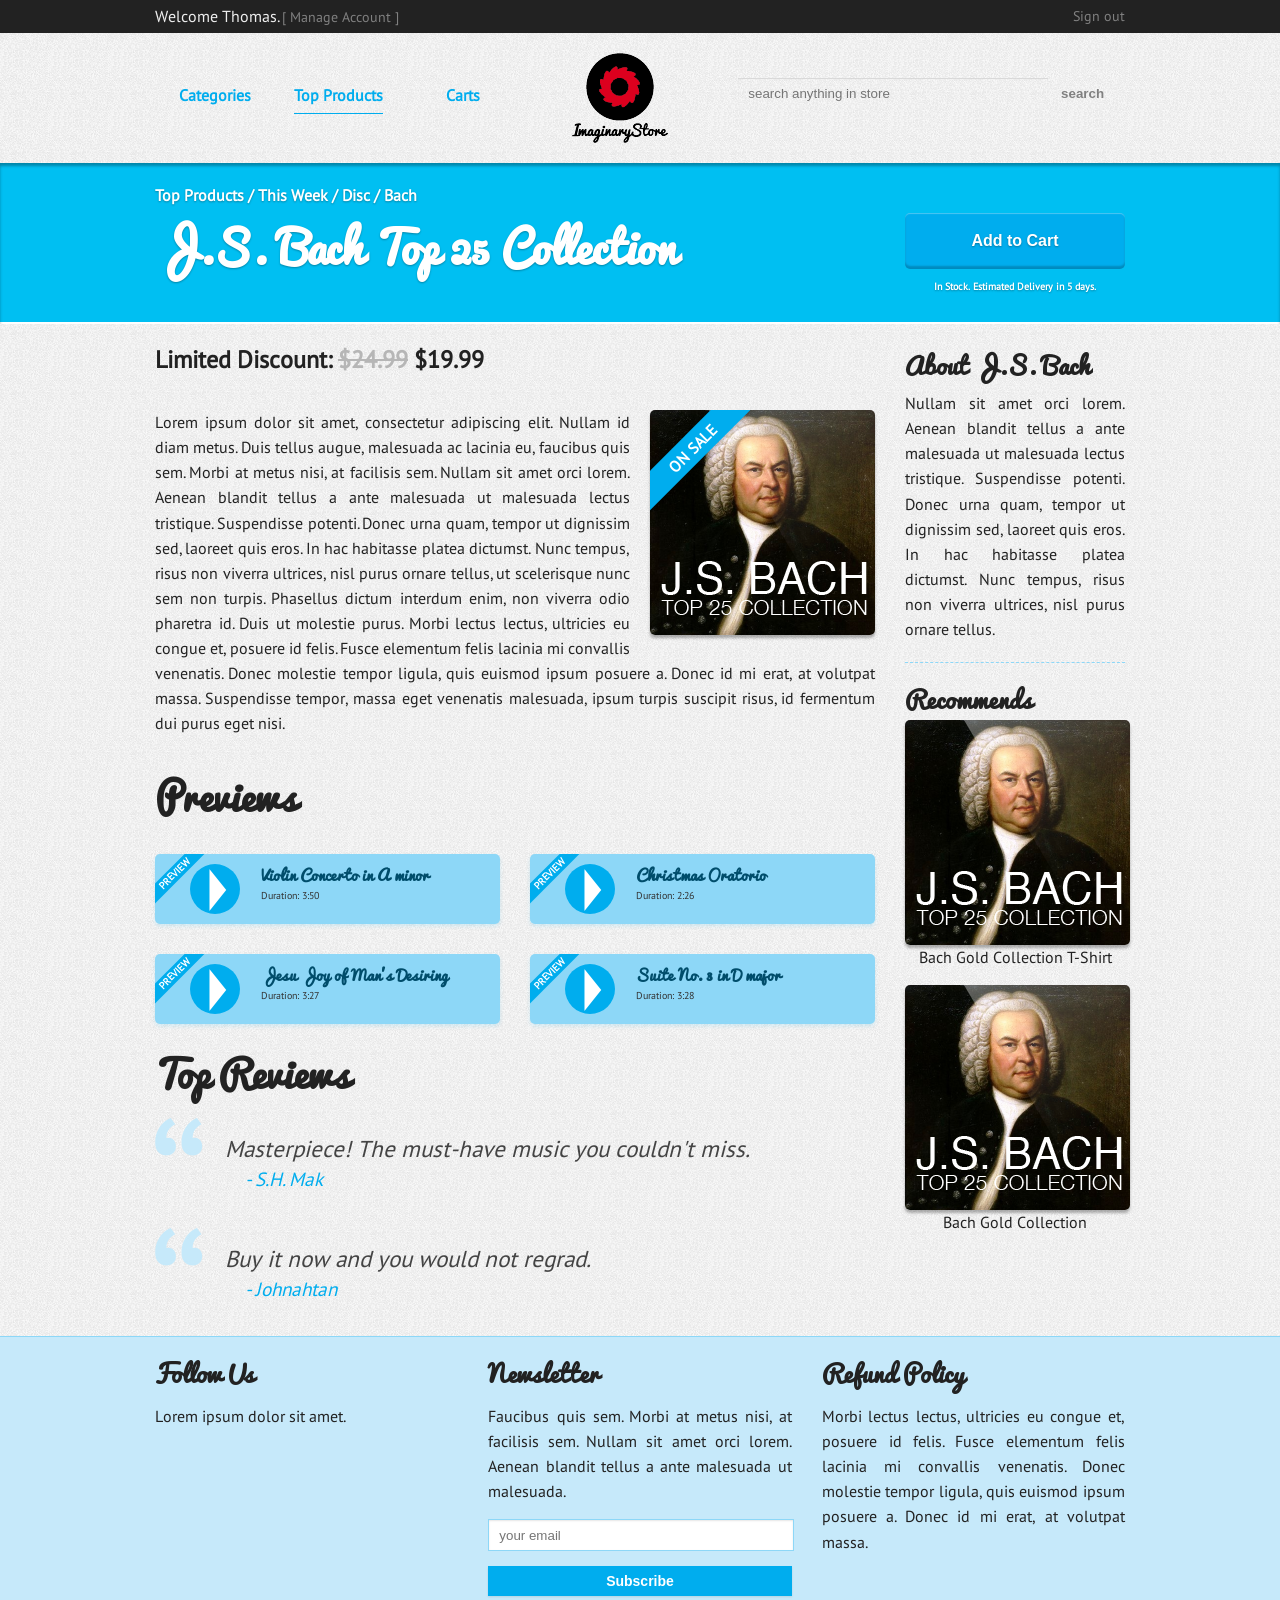
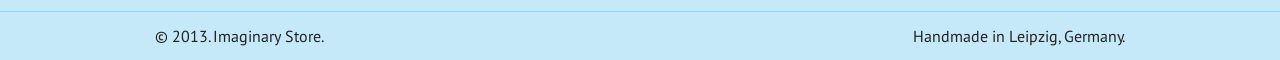
<file: color-palette-practice/index.html>
<!doctype html>
<html>
<head>
<meta charset="utf-8">
<meta name="viewport" content="width=device-width, initial-scale=1" />
<title>Imaginary Store</title>
<link href="style.css" rel="stylesheet" type="text/css" />
</head>

<body>
<header id="top">
	<div class="fix-size">
    	<p class="c9 left">
        	Welcome Thomas. <a href="">[ Manage Account ]</a>
        </p>
        <p class="c3 left">
        	<a href="#main-nav" class="hide"><img src="images/nav-btn.png" alt="button" /></a>
            <a href="" class="right">Sign out</a>
        </p>
    </div>
    <div class="clear"></div>
</header><!-- header -->

<nav>
	<div class="fix-size">
    	<ul class="c5 left show">
        	<li><a href="">Categories</a></li>
            <li><a href="">Top Products</a></li>
            <li><a href="">Carts</a></li>
        </ul>
        <a href="" class="c2 left c">
        	<img src="images/logo.png" alt="logo" />
        </a>
        <form action="#" class="c5 left show">
        	<input type="search" placeholder="search anything in store" required />
            <input type="submit" value="search" />
        </form>
    </div>
    <div class="clear"></div>
</nav><!-- nav -->

<section id="banner">
	<div class="fix-size">
    	<section class="c9 left c">
        	<p>Top Products / This Week / Disc / Bach</p>
            <h1>J.S. Bach Top 25 Collection</h1>
        </section>
        <aside class="c3 left c">
        	<button>Add to Cart</button>
            <p>In Stock. Estimated Delivery in 5 days.</p>
        </aside>
    </div>
    <div class="clear"></div>
</section><!-- banner -->

<section id="main">
	<div class="fix-size">
    	<section class="c9 left c">
        	<h3>Limited Discount: <del>$24.99</del> $19.99</h3>            
            <div class="trans right">
                <div class="cover">
                    <div class="face">
                        <p class="on-sale">ON SALE</p>
                    </div>
                    <div class="face back">
                        <b>J.S. Bach - Top 25 Collection</b>
                        <ol>
                            <li>Violin Concerto in A minor</li>
                            <li>Christmas Oratorio</li>
                            <li>Jesu Joy of Man's Desiring</li>
                            <li>Suite No. 3 in D major</li>
                            <!-- text -->
                        </ol>
                    </div>
                </div>
            </div><!-- trans -->
            
            <p>
            	Lorem ipsum dolor sit amet, consectetur adipiscing elit. Nullam id diam metus. Duis tellus augue, malesuada ac lacinia eu, faucibus quis sem. Morbi at metus nisi, at facilisis sem. Nullam sit amet orci lorem. Aenean blandit tellus a ante malesuada ut malesuada lectus tristique. Suspendisse potenti. Donec urna quam, tempor ut dignissim sed, laoreet quis eros. In hac habitasse platea dictumst. Nunc tempus, risus non viverra ultrices, nisl purus ornare tellus, ut scelerisque nunc sem non turpis. Phasellus dictum interdum enim, non viverra odio pharetra id. Duis ut molestie purus. Morbi lectus lectus, ultricies eu congue et, posuere id felis. Fusce elementum felis lacinia mi convallis venenatis. Donec molestie tempor ligula, quis euismod ipsum posuere a. Donec id mi erat, at volutpat massa. Suspendisse tempor, massa eget venenatis malesuada, ipsum turpis suscipit risus, id fermentum dui purus eget nisi.<!-- text -->
            </p>
            
            <h2>Previews</h2>
            <ul class="preview">
            	<li class="left"><a href="">
                	<div class="c3 left">
                    	<p class="title">PREVIEW</p>
                        <div class="circle"><div class="triangle">&#9658;</div></div>
                    </div>
                    <div class="c9 left">
                    	<b>Violin Concerto in A minor</b><!-- text -->
                        <small>Duration: 3:50</small>
                    </div>
                    <div class="clear"></div>
                </a></li><!-- element -->
                
                <li class="right"><a href="">
                	<div class="c3 left">
                    	<p class="title">PREVIEW</p>
                        <div class="circle"><div class="triangle">&#9658;</div></div>
                    </div>
                    <div class="c9 left">
                    	<b>Christmas Oratorio</b><!-- text -->
                        <small>Duration: 2:26</small>
                    </div>
                    <div class="clear"></div>
                </a></li><!-- element -->
                <li class="clear"></li>
                
                <li class="left"><a href="">
                	<div class="c3 left">
                    	<p class="title">PREVIEW</p>
                        <div class="circle"><div class="triangle">&#9658;</div></div>
                    </div>
                    <div class="c9 left">
                    	<b>Jesu Joy of Man's Desiring</b><!-- text -->
                        <small>Duration: 3:27</small>
                    </div>
                    <div class="clear"></div>
                </a></li><!-- element -->
                
                <li class="right"><a href="">
                	<div class="c3 left">
                    	<p class="title">PREVIEW</p>
                        <div class="circle"><div class="triangle">&#9658;</div></div>
                    </div>
                    <div class="c9 left">
                    	<b>Suite No. 3 in D major</b><!-- text -->
                        <small>Duration: 3:28</small>
                    </div>
                    <div class="clear"></div>
                </a></li><!-- element -->
            </ul>
            <div class="clear"></div>
            
            <h2>Top Reviews</h2>
            <blockquote>
            	<div class="quote">&ldquo;</div>
                <p>
                	Masterpiece! The must-have music you couldn't miss.<small>- S.H. Mak</small>
                </p>
            </blockquote>
            
            <blockquote>
            	<div class="quote">&ldquo;</div>
                <p>
                	Buy it now and you would not regrad. <small>- Johnahtan</small>
                </p>
            </blockquote>
        </section>
        <aside class="c3 left c">
        	<h3>About J.S. Bach</h3>
            <p class="about">
            	Nullam sit amet orci lorem. Aenean blandit tellus a ante malesuada ut malesuada lectus tristique. Suspendisse potenti. Donec urna quam, tempor ut dignissim sed, laoreet quis eros. In hac habitasse platea dictumst. Nunc tempus, risus non viverra ultrices, nisl purus ornare tellus.
            </p>
            
            <h3>Recommends</h3>
            <div class="aside-cover">
            	<div class="trans">
                	<div class="cover">
                    	<div class="face">
                        </div>
                        <div class="face back">
                        	<b>J.S. Bach - Top 25 Collection</b>
                            <ol>
                            	<li>Violin Concerto in A minor</li>
                                <li>Christmas Oratorio</li>
                                <li>Jesu Joy of Man's Desiring</li>
                                <li>Suite No. 3 in D major</li>
                            	<!-- text -->
                            </ol>
                            <button>Go to Album</button>
                        </div>
                    </div>
                </div><!-- trans -->
            	<p>Bach Gold Collection T-Shirt</p>
            </div><!-- aside cover -->
            
            <div class="aside-cover">
            	<div class="trans">
                	<div class="cover">
                    	<div class="face">
                        </div>
                        <div class="face back">
                        	<b>J.S. Bach - Top 25 Collection</b>
                            <ol>
                            	<li>Violin Concerto in A minor</li>
                                <li>Christmas Oratorio</li>
                                <li>Jesu Joy of Man's Desiring</li>
                                <li>Suite No. 3 in D major</li>
                            	<!-- text -->
                            </ol>
                            <button>Go to Album</button>
                        </div>
                    </div>
                </div><!-- trans -->
                <p>Bach Gold Collection</p>
            </div><!-- aside cover -->
        </aside>
    </div>
    <div class="clear"></div>
    
    <nav id="main-nav" class="c12 c hide">
    	<ul>
        	<li><a href="#top"><span class="arrow"></span>Back to Top</a></li>
            <li><a href="">Categories</a></li>
            <li><a href="">Top Products</a></li>
            <li><a href="">Carts</a></li>
            <li><a href="">Your Account</a></li>
        </ul>
        <form action="#">
        	<input type="search" placeholder="search in store" required />
            <input type="submit" value="go" />
        </form>
    </nav><!-- main nav -->
    <div class="clear"></div>
</section><!-- main -->

<section id="info">
	<div class="fix-size">
    	<div class="c4 left c">
        	<h3>Follow Us</h3>
            <p>
            	Lorem ipsum dolor sit amet.
            </p>
        </div>
        <div class="c4 left c">
        	<h3>Newsletter</h3>
            <p>
            	Faucibus quis sem. Morbi at metus nisi, at facilisis sem. Nullam sit amet orci lorem. Aenean blandit tellus a ante malesuada ut malesuada.
            </p>
            <form action="#">
            	<input type="email" placeholder="your email" required />
                <input type="submit" value="Subscribe" />
            </form>
        </div>
        <div class="c4 left c">
        	<h3>Refund Policy</h3>
        	<p>
            	Morbi lectus lectus, ultricies eu congue et, posuere id felis. Fusce elementum felis lacinia mi convallis venenatis. Donec molestie tempor ligula, quis euismod ipsum posuere a. Donec id mi erat, at volutpat massa.
            </p>
        </div>
    </div>
    <div class="clear"></div>
</section><!-- info -->

<footer>
	<div class="fix-size">
    	<div class="c12 c">
        	<span>&copy; 2013. Imaginary Store.</span>
            <span class="right">Handmade in Leipzig, Germany.</span>
        </div>
    </div>
    <div class="clear"></div>
</footer><!-- footer -->
</body>
</html>
</file>
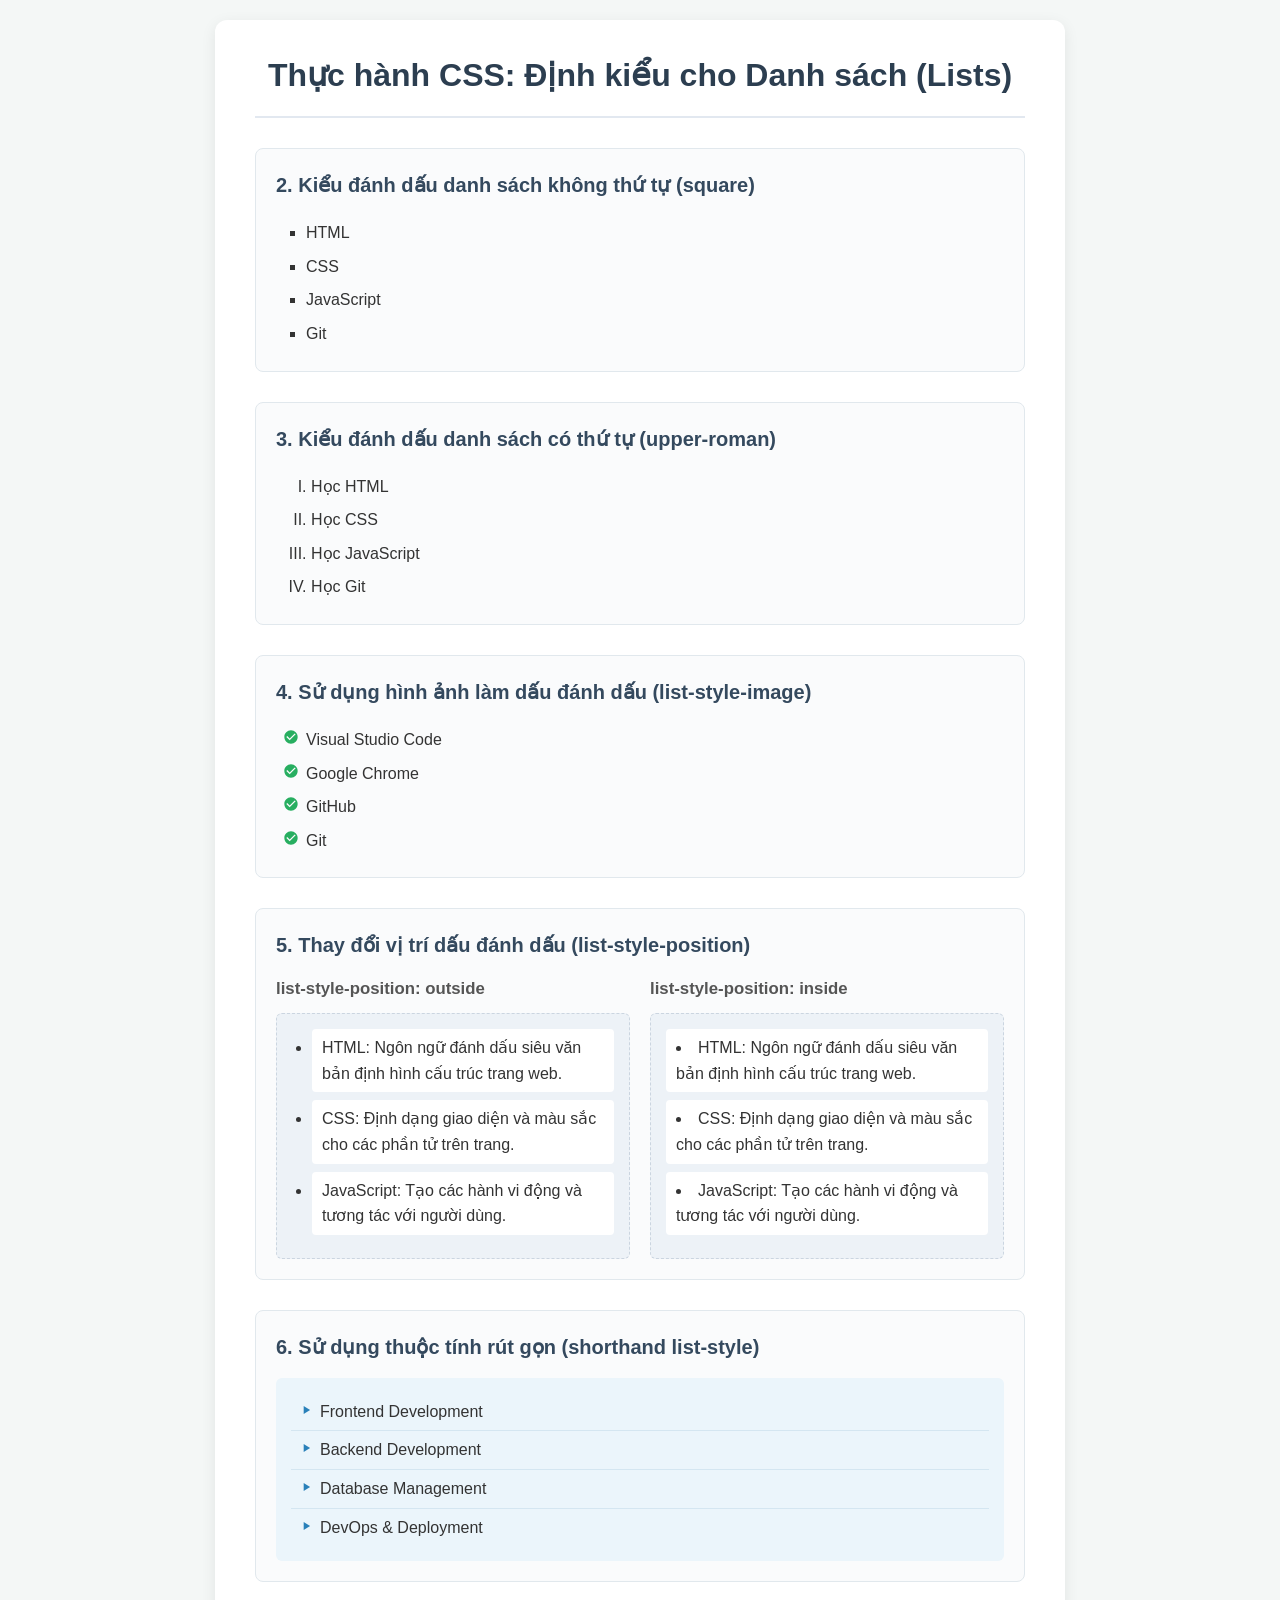
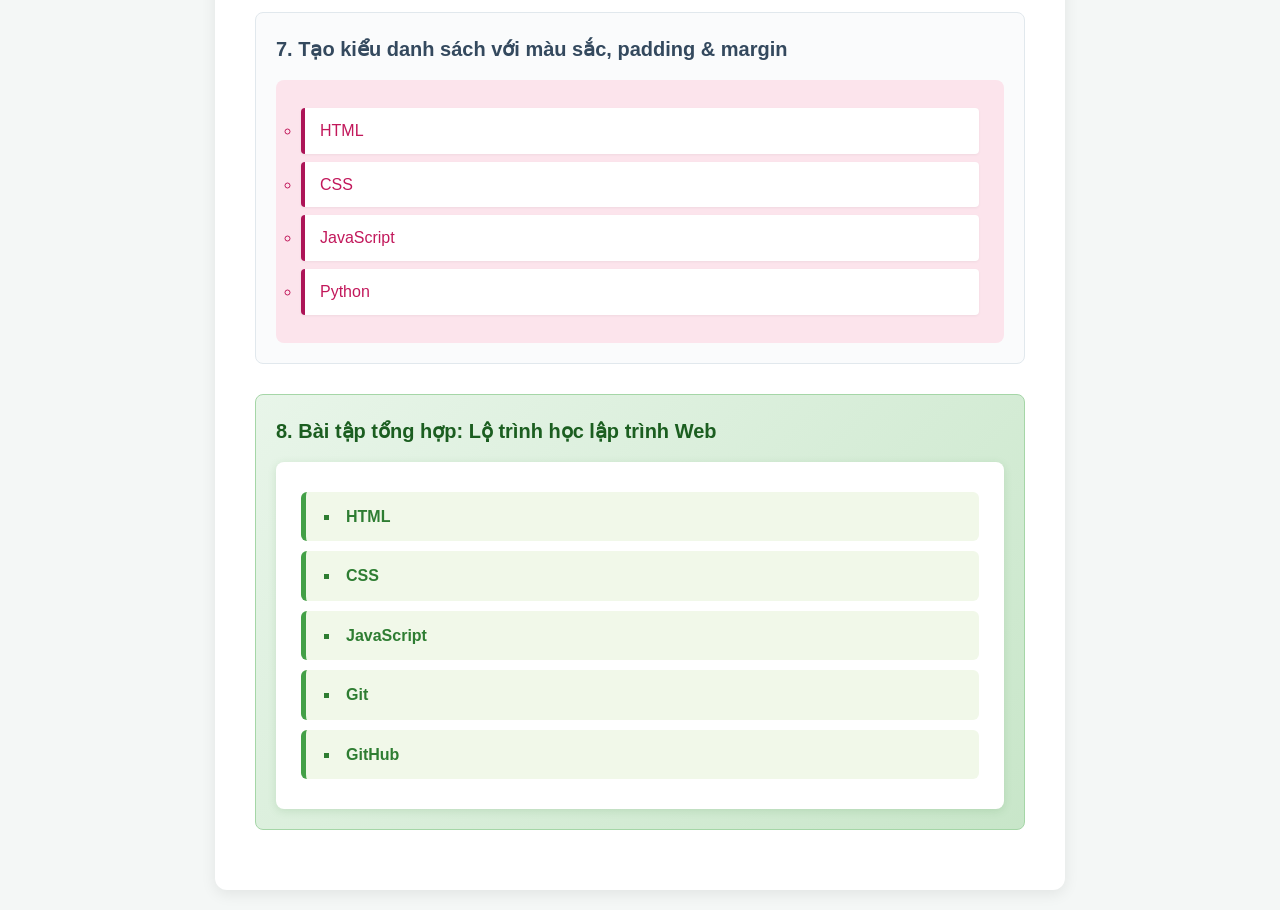
<file: css-list-styling-practice/index.html>
<!DOCTYPE html>
<html lang="vi">
<head>
    <meta charset="UTF-8">
    <meta name="viewport" content="width=device-width, initial-scale=1.0">
    <title>Thực hành định kiểu cho danh sách HTML bằng CSS</title>
    <link rel="stylesheet" href="style.css">
</head>
<body>
    <div class="container">
        <h1>Thực hành CSS: Định kiểu cho Danh sách (Lists)</h1>

        <!-- Mục 2: Thay đổi kiểu đánh dấu danh sách không thứ tự (square) -->
        <section class="exercise-section">
            <h2>2. Kiểu đánh dấu danh sách không thứ tự (square)</h2>
            <ul class="list-square">
                <li>HTML</li>
                <li>CSS</li>
                <li>JavaScript</li>
                <li>Git</li>
            </ul>
        </section>

        <!-- Mục 3: Thay đổi kiểu đánh dấu danh sách có thứ tự (upper-roman) -->
        <section class="exercise-section">
            <h2>3. Kiểu đánh dấu danh sách có thứ tự (upper-roman)</h2>
            <ol class="list-roman">
                <li>Học HTML</li>
                <li>Học CSS</li>
                <li>Học JavaScript</li>
                <li>Học Git</li>
            </ol>
        </section>

        <!-- Mục 4: Sử dụng hình ảnh làm dấu đánh dấu (list-style-image) -->
        <section class="exercise-section">
            <h2>4. Sử dụng hình ảnh làm dấu đánh dấu (list-style-image)</h2>
            <ul class="list-image">
                <li>Visual Studio Code</li>
                <li>Google Chrome</li>
                <li>GitHub</li>
                <li>Git</li>
            </ul>
        </section>

        <!-- Mục 5: Thay đổi vị trí dấu đánh dấu (outside vs inside) -->
        <section class="exercise-section">
            <h2>5. Thay đổi vị trí dấu đánh dấu (list-style-position)</h2>
            <div class="comparison-grid">
                <div>
                    <h3>list-style-position: outside</h3>
                    <ul class="list-outside">
                        <li>HTML: Ngôn ngữ đánh dấu siêu văn bản định hình cấu trúc trang web.</li>
                        <li>CSS: Định dạng giao diện và màu sắc cho các phần tử trên trang.</li>
                        <li>JavaScript: Tạo các hành vi động và tương tác với người dùng.</li>
                    </ul>
                </div>
                <div>
                    <h3>list-style-position: inside</h3>
                    <ul class="list-inside">
                        <li>HTML: Ngôn ngữ đánh dấu siêu văn bản định hình cấu trúc trang web.</li>
                        <li>CSS: Định dạng giao diện và màu sắc cho các phần tử trên trang.</li>
                        <li>JavaScript: Tạo các hành vi động và tương tác với người dùng.</li>
                    </ul>
                </div>
            </div>
        </section>

        <!-- Mục 6: Sử dụng thuộc tính rút gọn list-style -->
        <section class="exercise-section">
            <h2>6. Sử dụng thuộc tính rút gọn (shorthand list-style)</h2>
            <ul class="list-shorthand">
                <li>Frontend Development</li>
                <li>Backend Development</li>
                <li>Database Management</li>
                <li>DevOps & Deployment</li>
            </ul>
        </section>

        <!-- Mục 7: Tạo kiểu danh sách với màu sắc và khoảng cách -->
        <section class="exercise-section">
            <h2>7. Tạo kiểu danh sách với màu sắc, padding & margin</h2>
            <ul class="list-styled-colors">
                <li>HTML</li>
                <li>CSS</li>
                <li>JavaScript</li>
                <li>Python</li>
            </ul>
        </section>

        <!-- Mục 8: Bài tập tổng hợp -->
        <section class="exercise-section highlight-section">
            <h2>8. Bài tập tổng hợp: Lộ trình học lập trình Web</h2>
            <ul class="list-roadmap">
                <li>HTML</li>
                <li>CSS</li>
                <li>JavaScript</li>
                <li>Git</li>
                <li>GitHub</li>
            </ul>
        </section>
    </div>
</body>
</html>
</file>
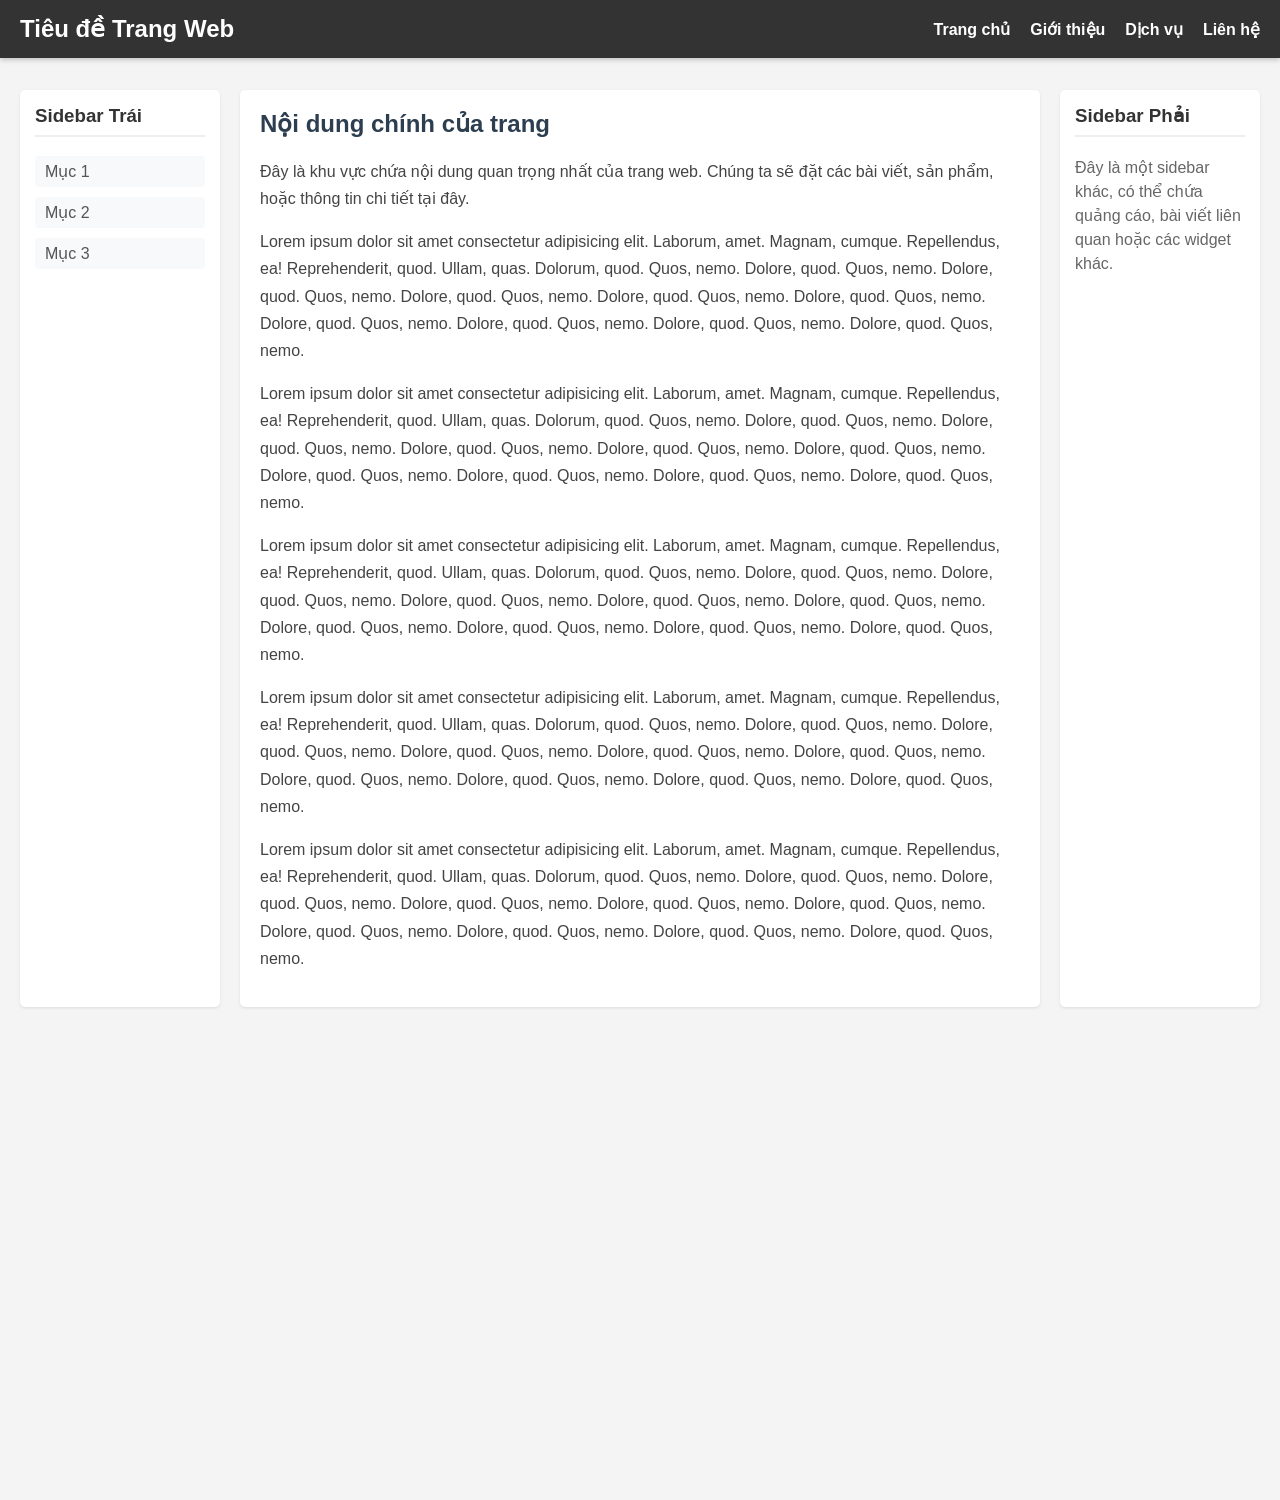
<file: position-layout-practice/index.html>
<!DOCTYPE html>
<html lang="vi">
<head>
    <meta charset="UTF-8">
    <meta name="viewport" content="width=device-width, initial-scale=1.0">
    <title>Trang Chủ Giản Lược - Fixed Header & Multi-Sidebar Layout</title>
    <link rel="stylesheet" href="style.css">
</head>
<body>
    <header class="main-header">
        <h1>Tiêu đề Trang Web</h1>
        <nav>
            <ul>
                <li><a href="#">Trang chủ</a></li>
                <li><a href="#">Giới thiệu</a></li>
                <li><a href="#">Dịch vụ</a></li>
                <li><a href="#">Liên hệ</a></li>
            </ul>
        </nav>
    </header>

    <div class="page-container">
        <aside class="sidebar left-sidebar">
            <h3>Sidebar Trái</h3>
            <ul>
                <li>Mục 1</li>
                <li>Mục 2</li>
                <li>Mục 3</li>
            </ul>
        </aside>

        <main class="main-content">
            <h2>Nội dung chính của trang</h2>
            <p>Đây là khu vực chứa nội dung quan trọng nhất của trang web. Chúng ta sẽ đặt các bài viết, sản phẩm, hoặc thông tin chi tiết tại đây.</p>
            <p>Lorem ipsum dolor sit amet consectetur adipisicing elit. Laborum, amet. Magnam, cumque. Repellendus, ea! Reprehenderit, quod. Ullam, quas. Dolorum, quod. Quos, nemo. Dolore, quod. Quos, nemo. Dolore, quod. Quos, nemo. Dolore, quod. Quos, nemo. Dolore, quod. Quos, nemo. Dolore, quod. Quos, nemo. Dolore, quod. Quos, nemo. Dolore, quod. Quos, nemo. Dolore, quod. Quos, nemo. Dolore, quod. Quos, nemo.</p>
            <p>Lorem ipsum dolor sit amet consectetur adipisicing elit. Laborum, amet. Magnam, cumque. Repellendus, ea! Reprehenderit, quod. Ullam, quas. Dolorum, quod. Quos, nemo. Dolore, quod. Quos, nemo. Dolore, quod. Quos, nemo. Dolore, quod. Quos, nemo. Dolore, quod. Quos, nemo. Dolore, quod. Quos, nemo. Dolore, quod. Quos, nemo. Dolore, quod. Quos, nemo. Dolore, quod. Quos, nemo. Dolore, quod. Quos, nemo.</p>
            <p>Lorem ipsum dolor sit amet consectetur adipisicing elit. Laborum, amet. Magnam, cumque. Repellendus, ea! Reprehenderit, quod. Ullam, quas. Dolorum, quod. Quos, nemo. Dolore, quod. Quos, nemo. Dolore, quod. Quos, nemo. Dolore, quod. Quos, nemo. Dolore, quod. Quos, nemo. Dolore, quod. Quos, nemo. Dolore, quod. Quos, nemo. Dolore, quod. Quos, nemo. Dolore, quod. Quos, nemo. Dolore, quod. Quos, nemo.</p>
            <p>Lorem ipsum dolor sit amet consectetur adipisicing elit. Laborum, amet. Magnam, cumque. Repellendus, ea! Reprehenderit, quod. Ullam, quas. Dolorum, quod. Quos, nemo. Dolore, quod. Quos, nemo. Dolore, quod. Quos, nemo. Dolore, quod. Quos, nemo. Dolore, quod. Quos, nemo. Dolore, quod. Quos, nemo. Dolore, quod. Quos, nemo. Dolore, quod. Quos, nemo. Dolore, quod. Quos, nemo. Dolore, quod. Quos, nemo.</p>
            <p>Lorem ipsum dolor sit amet consectetur adipisicing elit. Laborum, amet. Magnam, cumque. Repellendus, ea! Reprehenderit, quod. Ullam, quas. Dolorum, quod. Quos, nemo. Dolore, quod. Quos, nemo. Dolore, quod. Quos, nemo. Dolore, quod. Quos, nemo. Dolore, quod. Quos, nemo. Dolore, quod. Quos, nemo. Dolore, quod. Quos, nemo. Dolore, quod. Quos, nemo. Dolore, quod. Quos, nemo. Dolore, quod. Quos, nemo.</p>
        </main>

        <aside class="sidebar right-sidebar">
            <h3>Sidebar Phải</h3>
            <p>Đây là một sidebar khác, có thể chứa quảng cáo, bài viết liên quan hoặc các widget khác.</p>
        </aside>
    </div>

</body>
</html>
</file>
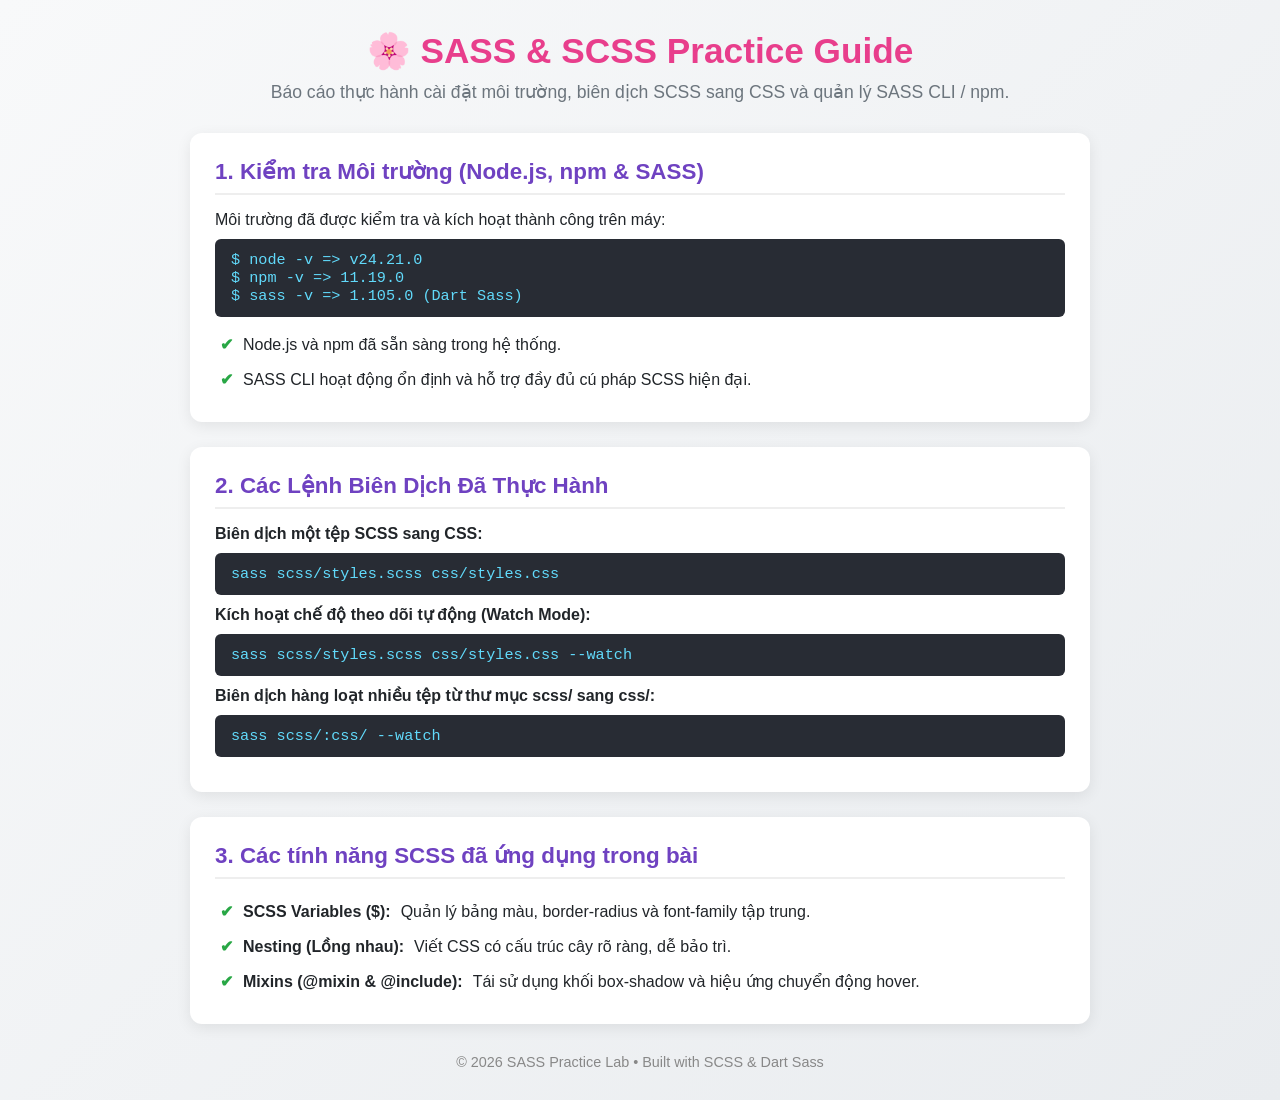
<file: sass-installation-practice/index.html>
<!DOCTYPE html>
<html lang="vi">
<head>
    <meta charset="UTF-8">
    <meta name="viewport" content="width=device-width, initial-scale=1.0">
    <title>Thực hành Cài đặt và Biên dịch SASS/SCSS</title>
    <link rel="stylesheet" href="css/styles.css">
</head>
<body>
    <div class="container">
        <header>
            <h1>🌸 SASS & SCSS Practice Guide</h1>
            <p>Báo cáo thực hành cài đặt môi trường, biên dịch SCSS sang CSS và quản lý SASS CLI / npm.</p>
        </header>

        <section class="card">
            <h2>1. Kiểm tra Môi trường (Node.js, npm & SASS)</h2>
            <p>Môi trường đã được kiểm tra và kích hoạt thành công trên máy:</p>
            <div class="code-block">
                $ node -v  =>  v24.21.0<br>
                $ npm -v   =>  11.19.0<br>
                $ sass -v  =>  1.105.0 (Dart Sass)
            </div>
            <ul>
                <li>Node.js và npm đã sẵn sàng trong hệ thống.</li>
                <li>SASS CLI hoạt động ổn định và hỗ trợ đầy đủ cú pháp SCSS hiện đại.</li>
            </ul>
        </section>

        <section class="card">
            <h2>2. Các Lệnh Biên Dịch Đã Thực Hành</h2>
            <p><strong>Biên dịch một tệp SCSS sang CSS:</strong></p>
            <div class="code-block">sass scss/styles.scss css/styles.css</div>

            <p><strong>Kích hoạt chế độ theo dõi tự động (Watch Mode):</strong></p>
            <div class="code-block">sass scss/styles.scss css/styles.css --watch</div>

            <p><strong>Biên dịch hàng loạt nhiều tệp từ thư mục scss/ sang css/:</strong></p>
            <div class="code-block">sass scss/:css/ --watch</div>
        </section>

        <section class="card">
            <h2>3. Các tính năng SCSS đã ứng dụng trong bài</h2>
            <ul>
                <li><strong>SCSS Variables ($):</strong> Quản lý bảng màu, border-radius và font-family tập trung.</li>
                <li><strong>Nesting (Lồng nhau):</strong> Viết CSS có cấu trúc cây rõ ràng, dễ bảo trì.</li>
                <li><strong>Mixins (@mixin & @include):</strong> Tái sử dụng khối box-shadow và hiệu ứng chuyển động hover.</li>
            </ul>
        </section>

        <footer>
            &copy; 2026 SASS Practice Lab • Built with SCSS & Dart Sass
        </footer>
    </div>
</body>
</html>
</file>
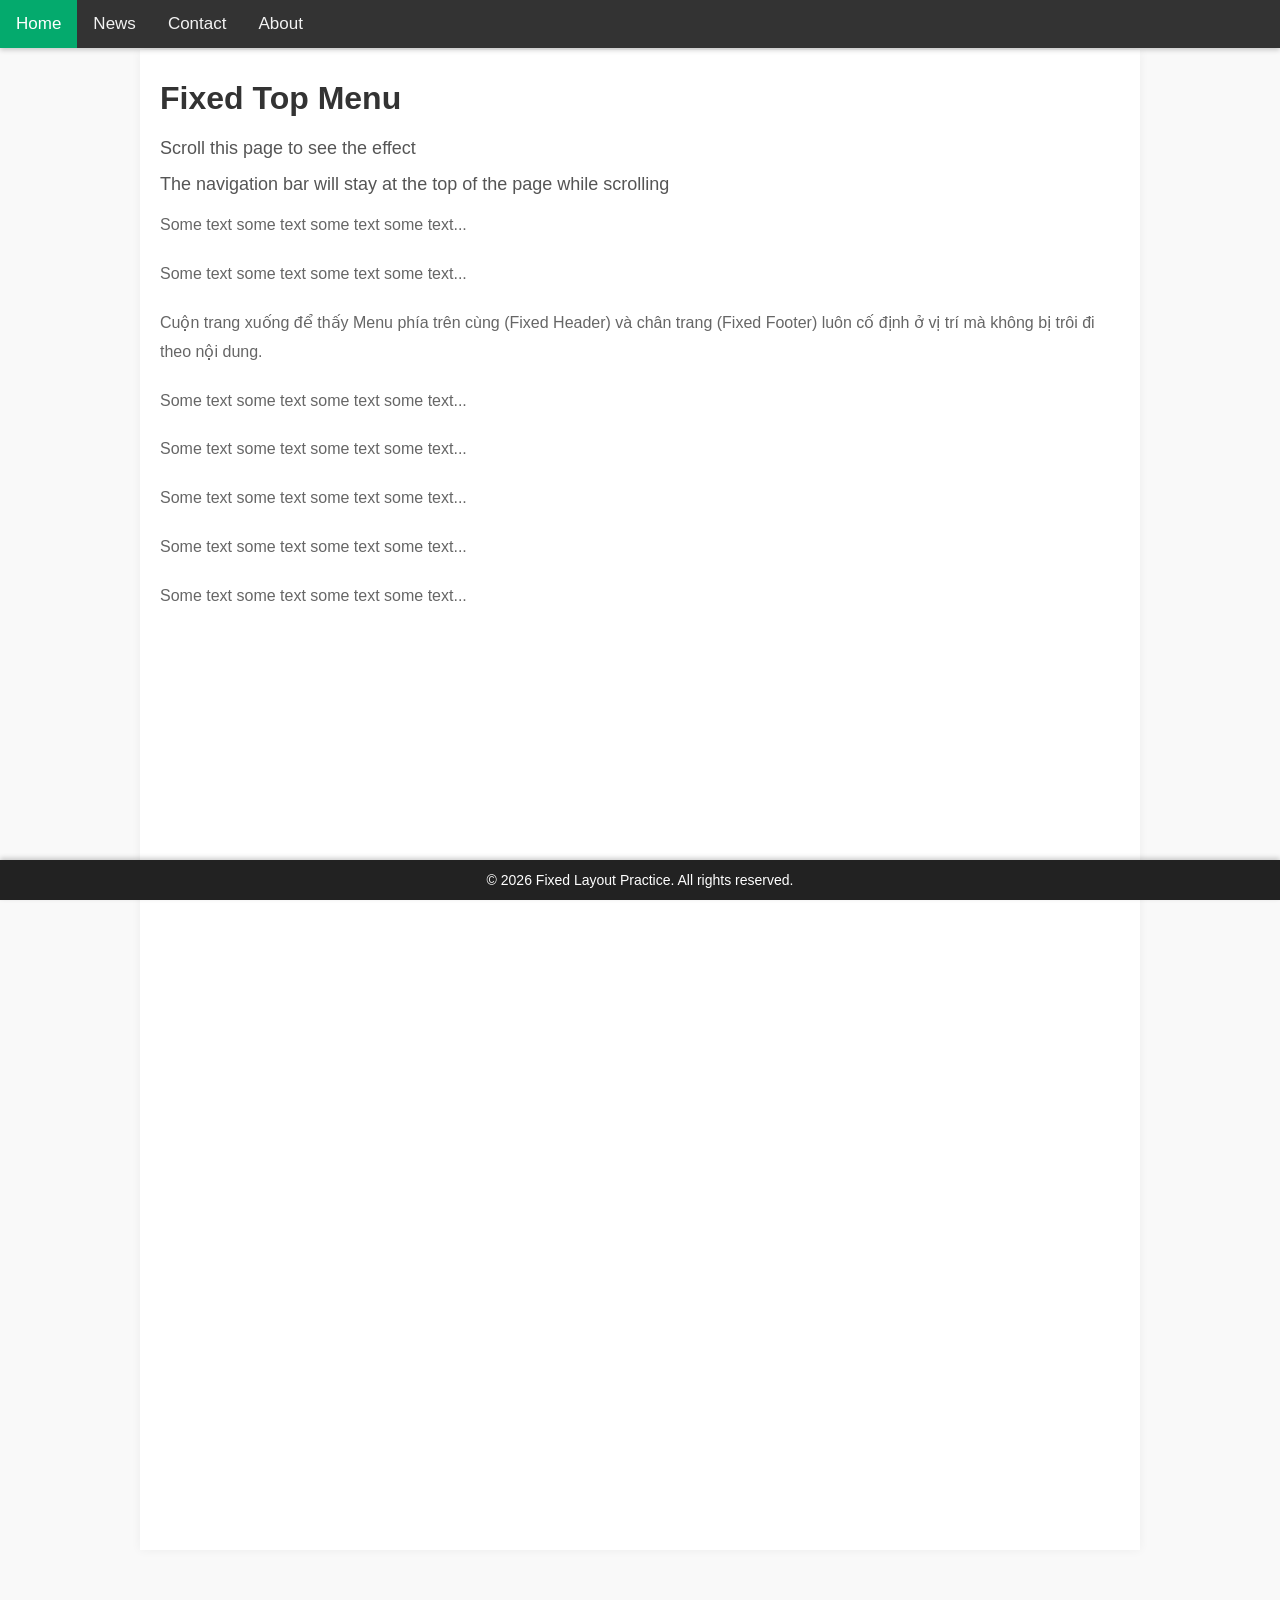
<file: fixed_menu.html>
<!DOCTYPE html>
<html xmlns="http://www.w3.org/1999/xhtml" lang="vi">
<head>
    <meta http-equiv="Content-Type" content="text/html; charset=utf-8" />
    <meta name="viewport" content="width=device-width, initial-scale=1.0" />
    <title>Hướng dẫn tạo Fixed Menu</title>
    <style>
        * {
            box-sizing: border-box;
        }

        body {
            margin: 0;
            font-family: Arial, Helvetica, sans-serif;
            background-color: #f9f9f9;
        }

        /* Fixed Top Menu Header */
        .navbar {
            overflow: hidden;
            background-color: #333;
            position: fixed;
            top: 0;
            width: 100%;
            z-index: 1000;
            box-shadow: 0 2px 5px rgba(0, 0, 0, 0.2);
        }

        .navbar a {
            float: left;
            display: block;
            color: #f2f2f2;
            text-align: center;
            padding: 14px 16px;
            text-decoration: none;
            font-size: 17px;
            transition: background-color 0.3s ease, color 0.3s ease;
        }

        .navbar a:hover {
            background-color: #ddd;
            color: black;
        }

        .navbar a.active {
            background-color: #04AA6D;
            color: white;
        }

        /* Fixed Footer */
        .fixed-footer {
            position: fixed;
            left: 0;
            bottom: 0;
            width: 100%;
            background-color: #222;
            color: #fff;
            text-align: center;
            padding: 12px 0;
            font-size: 14px;
            z-index: 1000;
            box-shadow: 0 -2px 5px rgba(0, 0, 0, 0.2);
        }

        .main {
            padding: 20px;
            margin-top: 50px;
            margin-bottom: 50px;
            height: 1500px; /* Dùng để hiển thị thanh cuộn */
            background: #ffffff;
            max-width: 1000px;
            margin-left: auto;
            margin-right: auto;
            box-shadow: 0 0 10px rgba(0, 0, 0, 0.05);
        }

        .main h1 {
            color: #333;
            margin-top: 10px;
        }

        .main h2 {
            color: #555;
            font-size: 18px;
            font-weight: normal;
        }

        .main p {
            line-height: 1.8;
            color: #666;
            margin-bottom: 20px;
        }
    </style>
</head>
<body>

<div class="navbar">
    <a href="#home" class="active">Home</a>
    <a href="#news">News</a>
    <a href="#contact">Contact</a>
    <a href="#about">About</a>
</div>

<div class="main">
    <h1>Fixed Top Menu</h1>
    <h2>Scroll this page to see the effect</h2>
    <h2>The navigation bar will stay at the top of the page while scrolling</h2>
    <p>Some text some text some text some text...</p>
    <p>Some text some text some text some text...</p>
    <p>Cuộn trang xuống để thấy Menu phía trên cùng (Fixed Header) và chân trang (Fixed Footer) luôn cố định ở vị trí mà không bị trôi đi theo nội dung.</p>
    <p>Some text some text some text some text...</p>
    <p>Some text some text some text some text...</p>
    <p>Some text some text some text some text...</p>
    <p>Some text some text some text some text...</p>
    <p>Some text some text some text some text...</p>
</div>

<div class="fixed-footer">
    <span>&copy; 2026 Fixed Layout Practice. All rights reserved.</span>
</div>

</body>
</html>
</file>
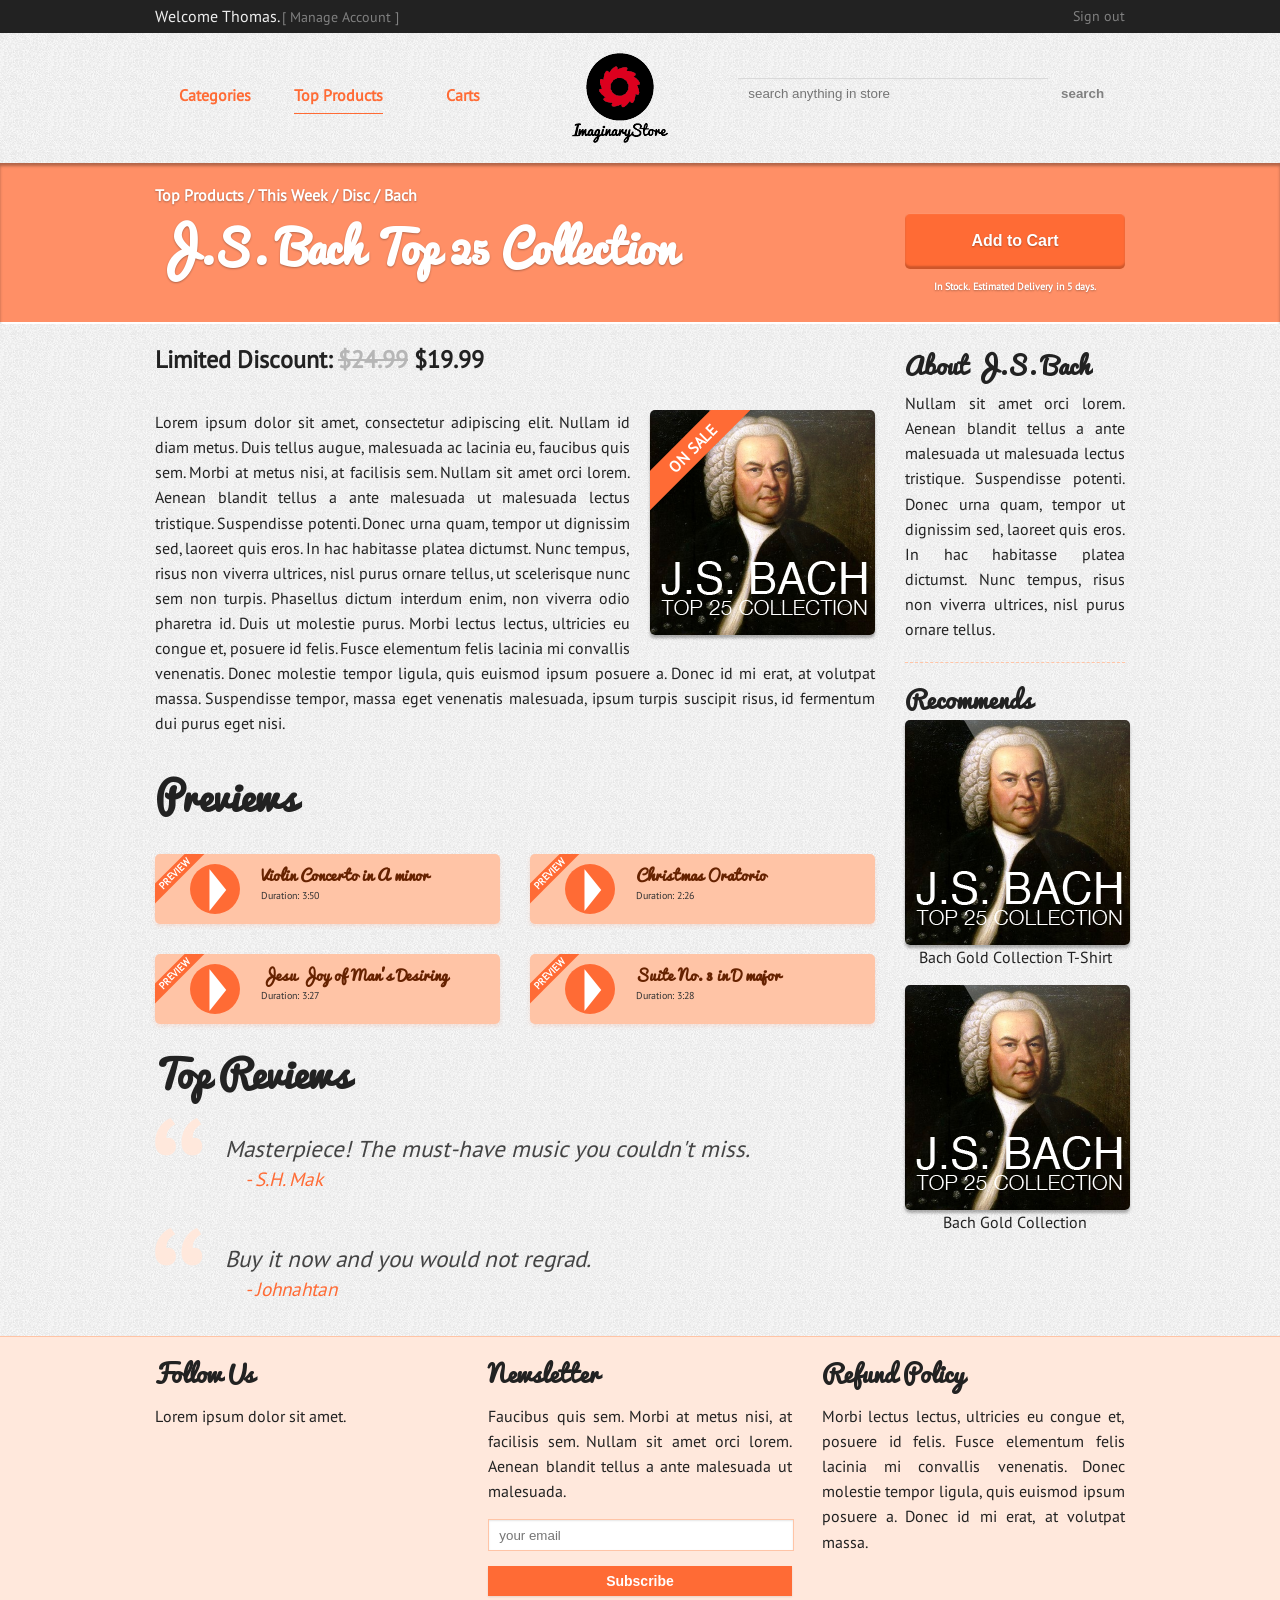
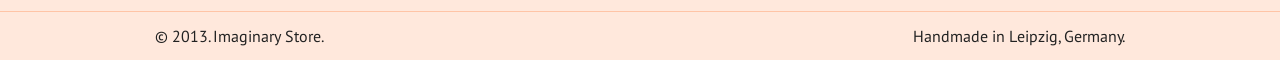
<file: color-palette-practice/orange_palette.html>
<!doctype html>
<html>
<head>
<meta charset="utf-8">
<meta name="viewport" content="width=device-width, initial-scale=1" />
<title>Imaginary Store - Orange Palette Variant</title>
<link href="style-orange.css" rel="stylesheet" type="text/css" />
</head>

<body>
<header id="top">
	<div class="fix-size">
    	<p class="c9 left">
        	Welcome Thomas. <a href="">[ Manage Account ]</a>
        </p>
        <p class="c3 left">
        	<a href="#main-nav" class="hide"><img src="images/nav-btn.png" alt="button" /></a>
            <a href="" class="right">Sign out</a>
        </p>
    </div>
    <div class="clear"></div>
</header><!-- header -->

<nav>
	<div class="fix-size">
    	<ul class="c5 left show">
        	<li><a href="">Categories</a></li>
            <li><a href="">Top Products</a></li>
            <li><a href="">Carts</a></li>
        </ul>
        <a href="" class="c2 left c">
        	<img src="images/logo.png" alt="logo" />
        </a>
        <form action="#" class="c5 left show">
        	<input type="search" placeholder="search anything in store" required />
            <input type="submit" value="search" />
        </form>
    </div>
    <div class="clear"></div>
</nav><!-- nav -->

<section id="banner">
	<div class="fix-size">
    	<section class="c9 left c">
        	<p>Top Products / This Week / Disc / Bach</p>
            <h1>J.S. Bach Top 25 Collection</h1>
        </section>
        <aside class="c3 left c">
        	<button>Add to Cart</button>
            <p>In Stock. Estimated Delivery in 5 days.</p>
        </aside>
    </div>
    <div class="clear"></div>
</section><!-- banner -->

<section id="main">
	<div class="fix-size">
    	<section class="c9 left c">
        	<h3>Limited Discount: <del>$24.99</del> $19.99</h3>            
            <div class="trans right">
                <div class="cover">
                    <div class="face">
                        <p class="on-sale">ON SALE</p>
                    </div>
                    <div class="face back">
                        <b>J.S. Bach - Top 25 Collection</b>
                        <ol>
                            <li>Violin Concerto in A minor</li>
                            <li>Christmas Oratorio</li>
                            <li>Jesu Joy of Man's Desiring</li>
                            <li>Suite No. 3 in D major</li>
                            <!-- text -->
                        </ol>
                    </div>
                </div>
            </div><!-- trans -->
            
            <p>
            	Lorem ipsum dolor sit amet, consectetur adipiscing elit. Nullam id diam metus. Duis tellus augue, malesuada ac lacinia eu, faucibus quis sem. Morbi at metus nisi, at facilisis sem. Nullam sit amet orci lorem. Aenean blandit tellus a ante malesuada ut malesuada lectus tristique. Suspendisse potenti. Donec urna quam, tempor ut dignissim sed, laoreet quis eros. In hac habitasse platea dictumst. Nunc tempus, risus non viverra ultrices, nisl purus ornare tellus, ut scelerisque nunc sem non turpis. Phasellus dictum interdum enim, non viverra odio pharetra id. Duis ut molestie purus. Morbi lectus lectus, ultricies eu congue et, posuere id felis. Fusce elementum felis lacinia mi convallis venenatis. Donec molestie tempor ligula, quis euismod ipsum posuere a. Donec id mi erat, at volutpat massa. Suspendisse tempor, massa eget venenatis malesuada, ipsum turpis suscipit risus, id fermentum dui purus eget nisi.<!-- text -->
            </p>
            
            <h2>Previews</h2>
            <ul class="preview">
            	<li class="left"><a href="">
                	<div class="c3 left">
                    	<p class="title">PREVIEW</p>
                        <div class="circle"><div class="triangle">&#9658;</div></div>
                    </div>
                    <div class="c9 left">
                    	<b>Violin Concerto in A minor</b><!-- text -->
                        <small>Duration: 3:50</small>
                    </div>
                    <div class="clear"></div>
                </a></li><!-- element -->
                
                <li class="right"><a href="">
                	<div class="c3 left">
                    	<p class="title">PREVIEW</p>
                        <div class="circle"><div class="triangle">&#9658;</div></div>
                    </div>
                    <div class="c9 left">
                    	<b>Christmas Oratorio</b><!-- text -->
                        <small>Duration: 2:26</small>
                    </div>
                    <div class="clear"></div>
                </a></li><!-- element -->
                <li class="clear"></li>
                
                <li class="left"><a href="">
                	<div class="c3 left">
                    	<p class="title">PREVIEW</p>
                        <div class="circle"><div class="triangle">&#9658;</div></div>
                    </div>
                    <div class="c9 left">
                    	<b>Jesu Joy of Man's Desiring</b><!-- text -->
                        <small>Duration: 3:27</small>
                    </div>
                    <div class="clear"></div>
                </a></li><!-- element -->
                
                <li class="right"><a href="">
                	<div class="c3 left">
                    	<p class="title">PREVIEW</p>
                        <div class="circle"><div class="triangle">&#9658;</div></div>
                    </div>
                    <div class="c9 left">
                    	<b>Suite No. 3 in D major</b><!-- text -->
                        <small>Duration: 3:28</small>
                    </div>
                    <div class="clear"></div>
                </a></li><!-- element -->
            </ul>
            <div class="clear"></div>
            
            <h2>Top Reviews</h2>
            <blockquote>
            	<div class="quote">&ldquo;</div>
                <p>
                	Masterpiece! The must-have music you couldn't miss.<small>- S.H. Mak</small>
                </p>
            </blockquote>
            
            <blockquote>
            	<div class="quote">&ldquo;</div>
                <p>
                	Buy it now and you would not regrad. <small>- Johnahtan</small>
                </p>
            </blockquote>
        </section>
        <aside class="c3 left c">
        	<h3>About J.S. Bach</h3>
            <p class="about">
            	Nullam sit amet orci lorem. Aenean blandit tellus a ante malesuada ut malesuada lectus tristique. Suspendisse potenti. Donec urna quam, tempor ut dignissim sed, laoreet quis eros. In hac habitasse platea dictumst. Nunc tempus, risus non viverra ultrices, nisl purus ornare tellus.
            </p>
            
            <h3>Recommends</h3>
            <div class="aside-cover">
            	<div class="trans">
                	<div class="cover">
                    	<div class="face">
                        </div>
                        <div class="face back">
                        	<b>J.S. Bach - Top 25 Collection</b>
                            <ol>
                            	<li>Violin Concerto in A minor</li>
                                <li>Christmas Oratorio</li>
                                <li>Jesu Joy of Man's Desiring</li>
                                <li>Suite No. 3 in D major</li>
                            	<!-- text -->
                            </ol>
                            <button>Go to Album</button>
                        </div>
                    </div>
                </div><!-- trans -->
            	<p>Bach Gold Collection T-Shirt</p>
            </div><!-- aside cover -->
            
            <div class="aside-cover">
            	<div class="trans">
                	<div class="cover">
                    	<div class="face">
                        </div>
                        <div class="face back">
                        	<b>J.S. Bach - Top 25 Collection</b>
                            <ol>
                            	<li>Violin Concerto in A minor</li>
                                <li>Christmas Oratorio</li>
                                <li>Jesu Joy of Man's Desiring</li>
                                <li>Suite No. 3 in D major</li>
                            	<!-- text -->
                            </ol>
                            <button>Go to Album</button>
                        </div>
                    </div>
                </div><!-- trans -->
                <p>Bach Gold Collection</p>
            </div><!-- aside cover -->
        </aside>
    </div>
    <div class="clear"></div>
    
    <nav id="main-nav" class="c12 c hide">
    	<ul>
        	<li><a href="#top"><span class="arrow"></span>Back to Top</a></li>
            <li><a href="">Categories</a></li>
            <li><a href="">Top Products</a></li>
            <li><a href="">Carts</a></li>
            <li><a href="">Your Account</a></li>
        </ul>
        <form action="#">
        	<input type="search" placeholder="search in store" required />
            <input type="submit" value="go" />
        </form>
    </nav><!-- main nav -->
    <div class="clear"></div>
</section><!-- main -->

<section id="info">
	<div class="fix-size">
    	<div class="c4 left c">
        	<h3>Follow Us</h3>
            <p>
            	Lorem ipsum dolor sit amet.
            </p>
        </div>
        <div class="c4 left c">
        	<h3>Newsletter</h3>
            <p>
            	Faucibus quis sem. Morbi at metus nisi, at facilisis sem. Nullam sit amet orci lorem. Aenean blandit tellus a ante malesuada ut malesuada.
            </p>
            <form action="#">
            	<input type="email" placeholder="your email" required />
                <input type="submit" value="Subscribe" />
            </form>
        </div>
        <div class="c4 left c">
        	<h3>Refund Policy</h3>
        	<p>
            	Morbi lectus lectus, ultricies eu congue et, posuere id felis. Fusce elementum felis lacinia mi convallis venenatis. Donec molestie tempor ligula, quis euismod ipsum posuere a. Donec id mi erat, at volutpat massa.
            </p>
        </div>
    </div>
    <div class="clear"></div>
</section><!-- info -->

<footer>
	<div class="fix-size">
    	<div class="c12 c">
        	<span>&copy; 2013. Imaginary Store.</span>
            <span class="right">Handmade in Leipzig, Germany.</span>
        </div>
    </div>
    <div class="clear"></div>
</footer><!-- footer -->
</body>
</html>
</file>
<file: color-palette-practice/style.css>
@charset "utf-8";
/* CSS Document - Monochromatic Blue Color Palette */
/* Palette (Xanh Lam Đơn Tông):
   Bậc 1: #00ADEE (Màu chủ đạo Logo / ON SALE / Accent / Selection / Nav Links)
   Bậc 2: #00B2EF (Hover button / Highlight)
   Bậc 4: #00BFF2 (Màu nền Banner)
   Bậc 7: #8DD7F7 (Màu nền Preview items)
   Bậc 9: #C6E9FA (Màu nền Info / Footer / Sub-sections)
*/

* {
	margin: 0;
	padding: 0;
}
ul li {
	list-style: none;
}
a {
	text-decoration: none;
}
.clear {
	clear: both;
}
.left {
	float: left;
}
.right {
	float: right;
}
.hide {
	display: none;
}
::selection {
	background: #00ADEE;
	color: #fff;
}
::-moz-selection {
	background: #00ADEE;
	color: #fff;
}
.c2 {
	width: 16.6666%;
}
.c3 {
	width: 25%;
}
.c4 {
	width: 33.3333%;
}
.c5 {
	width: 41.6666%;
}
.c9 {
	width: 75%;
}
.c12 {
	width: 100%;
}
.c2, .c3, .c4, .c5, .c9, .c12 {
	padding: 0 15px;
	box-sizing: border-box;
	-moz-box-sizing: border-box;
}
.fix-size {
	max-width: 1000px;
	margin: auto;
}
/* core */
@font-face {
	font-family: font1;
	src: url(fonts/pacifico.woff);
}
@font-face {
	font-family: font2;
	src: url(fonts/ptsans.woff);
}
body {
	font-family: font2;
	font-size: 15.5px;
	color: #222;
	background: url(images/bg.png);
	line-height: 1.62em;
}
/* header */
header {
	color: #eee;
	background: #222;
	line-height: 32px;
}
header a {
	color: #808080;
	font-size: 14px;
}
/* footer */
footer {
	color: #222;
	background: #C6E9FA;
	line-height: 48px;
	border-top: 1px solid #8DD7F7;
}
/* nav */
body > nav ul {
	margin-top: 45px;
}
body > nav ul li {
	width: 31%;
	display: inline-block;
	text-align: center;
}
body > nav ul li a {
	color: #00ADEE;
	display: inline-block;
	padding: 5px 0;
	font-weight: bold;
}
body > nav ul li:nth-child(2) a {
	border-bottom: solid 1px;
}
body > nav ul:hover li a {
	border-bottom: none;
}
body > nav ul li:hover a {
	border-bottom: solid 1px;
}
body > nav a.c2 {
	display: block;
}
body > nav a img {
	display: block;
	margin: 20px 0;
}
body > nav form {
	margin-top: 45px;
}
input, button {
	width: 100%;
	height: 30px;
	color: #a9a9a9;
	background: none;
	border: none;
	outline: none;
}
body > nav input[type=search] {
	width: 80%;
	box-shadow: inset 0 1px 1px rgba(210, 210, 210, 0.8);
	text-indent: 10px;
}
body > nav input[type=search]:focus {
	background: #fff;
	box-shadow: inset 0 1px 1px rgba(170, 170, 170, 0.7);
}
body > nav input[type=submit] {
	width: 16%;
	font-weight: bold;
	color: #808080;
}
body > nav input[type=search]:focus + input {
	background: #fff;
	box-shadow: inset 0 1px 1px rgba(170, 170, 170, 0.7);
}
/* banner */
#banner {
	background: #00BFF2;
	box-shadow: inset 0 3px 3px rgba(0, 0, 0, 0.3), inset 0 -2px #fff;
	font-weight: bold;
	padding: 20px 0;
	color: #ffffff;
	text-shadow: 0 1px 2px rgba(0, 0, 0, 0.3);
}
h1, h2, h3 {
	font-family: font1;
	line-height: normal;
	padding-bottom: 10px;
}
h1 {
	font-size: 44px;
}
h2 {
	font-size: 38px;
}
h3 {
	font-size: 24px;
}
#banner aside button {
	height: 56px;
	border-radius: 5px;
	margin-top: 30px;
	font-size: 16px;
	font-weight: bold;
	color: #ffffff;
	box-shadow: inset 0 -3px 2px rgba(0, 0, 0, 0.2), inset 0 1px 1px rgba(255, 255, 255, 0.3);
	background: #00ADEE;
	text-shadow: 0 1px 2px rgba(0, 0, 0, 0.3);
	cursor: pointer;
}
#banner aside button:hover {
	box-shadow: inset 0 2px 2px rgba(0, 0, 0, 0.1), inset 0 -2px rgba(255, 255, 255, 0.1);
	background: #0098d3;
}
#banner aside button:active {
	box-shadow: inset 0 2px 2px rgba(0, 0, 0, 0.2), inset 0 -2px rgba(255, 255, 255, 0.1);
	background: #0081b3;
}
#banner aside p {
	text-align: center;
	font-size: 10px;
	padding: 5px 0;
	color: #ffffff;
}
/* main */
#main {
	padding-top: 20px;
	overflow: hidden;
}
#main section > .right {
	margin-left: 20px;
	margin-bottom: 10px;
}
#main section h3 {
	font-family: font2;
	font-size: 24px !important;
	margin-bottom: 25px;
}
#main section h3 del {
	color: #b6b6b6;
}
#main section > p {
	text-align: justify;
	margin-bottom: 25px;
}
/* trans */
.trans {
	width: 225px;
	height: 225px;
	margin: auto;
	perspective: 800px;
	-webkit-perspective: 800px;
}
.trans .cover {
	width: 225px;
	height: 225px;
	position: relative;
	transform-style: preserve-3d;
	-webkit-transform-style: preserve-3d;
	transition: all 0.5s ease-out;
	-webkit-transition: all 0.5s ease-out;
}
.trans .face {
	background: url(images/disc-cover.png) no-repeat;
	width: 205px;
	height: 205px;
	padding: 10px;
	border-radius: 5px;
	transform-style: preserve-3d;
	-webkit-transform-style: preserve-3d;
	backface-visibility: hidden;
	-webkit-backface-visibility: hidden;
	box-shadow: 0 3px 3px rgba(0, 0, 0, 0.3);
	position: absolute;
	overflow: hidden;
}
.trans .back {
	box-shadow: 0 3px 3px rgba(0, 0, 0, 0.3), inset 0 225px rgba(255, 255, 255, 0.85);
	text-align: center;
	transform: rotateY(180deg);
	-webkit-transform: rotateY(180deg);
	padding: 9px;
	border: solid 1px #8DD7F7;
}
.trans:hover .cover {
	transform: rotateY(-180deg);
	-webkit-transform: rotateY(-180deg);
}
.trans .back b {
	font-size: 14px;
	color: #00ADEE;
}
.trans .back ol {
	margin-top: 10px;
}
.trans .back ol li {
	list-style: decimal inside;
	line-height: 28px;
	text-align: left;
	color: #222;
}
.trans .on-sale {
	background: #00ADEE;
	color: #ffffff;
	transform: rotate(-45deg);
	-webkit-transform: rotate(-45deg);
	margin-top: 14px;
	margin-left: -140px;
	text-align: center;
	line-height: 28px;
	font-weight: bold;
	box-shadow: 0 2px 4px rgba(0, 0, 0, 0.2);
}
.trans .back button {
	color: #fff;
	background: #00ADEE;
	border-radius: 4px;
	margin-top: 10px;
	width: 100px;
	cursor: pointer;
}
.trans .back button:hover {
	background: #0098d3;
}
/* main preview */
#main .preview li {
	width: 50%;
}
#main .preview li a {
	display: block;
	background: #8DD7F7;
	border-radius: 5px;
	margin: 15px;
	overflow: hidden;
	color: #222;
	position: relative;
	padding: 10px;
	box-shadow: 0 2px 4px rgba(0, 173, 238, 0.15);
	transition: transform 0.2s ease, box-shadow 0.2s ease;
}
#main .preview li a:hover {
	transform: translateY(-2px);
	box-shadow: 0 4px 8px rgba(0, 173, 238, 0.25);
}
#main .preview li.left a {
	margin-left: 0;
}
#main .preview li.right a {
	margin-right: 0;
}
#main .preview .title {
	color: #fff;
	font-size: 10px;
	display: block;
	padding: 0 20px;
	line-height: 14px;
	background: #00ADEE;
	transform: rotate(-45deg);
	-webkit-transform: rotate(-45deg);
	position: absolute;
	top: 13px;
	left: -20px;
	font-weight: bold;
}
#main .preview .circle {
	margin-left: 10px;
	width: 50px;
	height: 50px;
	border-radius: 50%;
	background: #00ADEE;
	position: relative;
}
#main .preview .triangle {
	color: #fff;
	font-size: 28px;
	transform: scaleY(2.5);
	-webkit-transform: scaleY(2.5);
	top: 7px;
	left: 14px;
	position: absolute;
}
#main .preview b {
	font-family: font1;
	display: block;
	line-height: 22px;
	color: #004d6b;
}
#main .preview small {
	font-size: 10px;
	display: block;
	line-height: 20px;
	color: #333;
}
#main blockquote {
	position: relative;
	margin-bottom: 35px;
}
#main blockquote .quote {
	font-size: 18px;
	transform: scale(10, 10);
	-webkit-transform: scale(10, 10);
	color: #C6E9FA;
	position: absolute;
	left: 20px;
	top: 65px;
}
#main blockquote p {
	padding-top: 20px;
	padding-left: 70px;
	font-size: 23px;
	font-style: italic;
	color: #444;
}
#main blockquote small {
	display: block;
	margin-left: 20px;
	margin-top: 5px;
	color: #00ADEE;
}
#main aside h3 {
	padding-bottom: 0px;
}
#main aside p {
	text-align: center;
}
#main aside .about {
	margin-bottom: 15px;
	padding-bottom: 20px;
	border-bottom: #8DD7F7 dashed 1px;
	text-align: justify;
	margin-top: 5px;
}
#main aside .aside-cover {
	margin-bottom: 15px;
}
/* info */
#info {
	padding: 15px 0;
	background: #C6E9FA;
	border-top: 1px solid #8DD7F7;
}
#info p {
	margin-bottom: 15px;
	text-align: justify;
}
#info input[type=email] {
	text-indent: 10px;
	background: #ffffff;
	box-shadow: inset 0 1px 2px rgba(0, 0, 0, 0.1);
	border: 1px solid #8DD7F7;
	margin-bottom: 15px;
}
#info input[type=submit] {
	background: #00ADEE;
	color: #ffffff;
	box-shadow: 0 1px 2px rgba(0, 0, 0, 0.1);
	font-size: 14px;
	font-weight: bold;
	cursor: pointer;
}
#info input[type=submit]:hover {
	background: #0098d3;
}

/* small screen */
@media (max-width: 800px) {
.hide {
	display: block;
}
.show {
	display: none;
}
.c {
	width: 100%;
}
header a.right {
	float: left;
}
header a.hide {
	float: right;
}
header a.hide img {
	display: block;
	margin: 6px;
}
body > nav a.c2 img {
	margin: 20px auto;
}
#banner {
	padding-bottom: 10px;
}
h1 {
	font-size: 34px;
}
h2 {
	font-size: 28px;
}
h3 {
	font-size: 18px;
}
#main .preview li {
	width: 100%;
}
#main .preview li a {
	margin: 15px 0;
}
#main aside .aside-cover {
	width: 50%;
	float: left;
}
#main-nav {
	margin: 50px 0;
}
#main-nav ul li a {
	display: block;
	line-height: 56px;
	border-top: #8DD7F7 solid 1px;
	color: #00ADEE;
	padding: 0 10px;
	transition: all 0.5s linear;
	-webkit-transition: all 0.5s linear;
}
#main-nav ul li:last-child a {
	border-bottom: #8DD7F7 solid 1px;
}
#main-nav ul li a:hover {
	background: rgba(141, 215, 247, 0.3);
}
#main-nav .arrow {
	background: url(images/arrow.png) no-repeat bottom;
	width: 30px;
	height: 20px;
	display: inline-block;
	transition: all 0.5s linear;
	-webkit-transition: all 0.5s linear;
}
#main-nav ul li:first-child a:hover .arrow {
	background: url(images/double-arrow.png) no-repeat bottom;
}
#main-nav input {
	border: #8DD7F7 solid 1px;
	height: 34px;
	margin: 10px 0;
}
#main-nav input[type=search] {
	box-shadow: inset 0 1px 1px rgba(170, 170, 170, 0.4);
	text-indent: 10px;
}
#main-nav input[type=submit] {
	color: #222;
}
}
@media (max-width: 500px) {
header p.c9 {
	width: 66.6666%;
}
header p.c3 {
	width: 33.3333%;
}
}
</file>
<file: css-list-styling-practice/style.css>
/* Style chung cho toàn bộ trang */
* {
    margin: 0;
    padding: 0;
    box-sizing: border-box;
}

body {
    font-family: 'Segoe UI', Tahoma, Geneva, Verdana, sans-serif;
    background-color: #f4f7f6;
    color: #333333;
    line-height: 1.6;
    padding: 20px;
}

.container {
    max-width: 850px;
    margin: 0 auto;
    background: #ffffff;
    padding: 30px 40px;
    border-radius: 12px;
    box-shadow: 0 4px 15px rgba(0, 0, 0, 0.08);
}

h1 {
    text-align: center;
    color: #2c3e50;
    margin-bottom: 30px;
    padding-bottom: 15px;
    border-bottom: 2px solid #e2e8f0;
}

.exercise-section {
    margin-bottom: 30px;
    padding: 20px;
    background: #fafbfc;
    border-radius: 8px;
    border: 1px solid #e1e8ed;
}

.exercise-section h2 {
    font-size: 1.25rem;
    color: #34495e;
    margin-bottom: 15px;
}

.exercise-section h3 {
    font-size: 1.05rem;
    color: #555;
    margin-bottom: 10px;
}

/* 2. Thay đổi kiểu đánh dấu danh sách không thứ tự: square */
.list-square {
    list-style-type: square;
    padding-left: 30px;
}

.list-square li {
    padding: 4px 0;
}

/* 3. Thay đổi kiểu đánh dấu danh sách có thứ tự: upper-roman */
.list-roman {
    list-style-type: upper-roman;
    padding-left: 35px;
}

.list-roman li {
    padding: 4px 0;
}

/* 4. Sử dụng hình ảnh làm dấu đánh dấu (list-style-image) */
.list-image {
    list-style-image: url("data:image/svg+xml,%3Csvg xmlns='http://www.w3.org/2000/svg' viewBox='0 0 24 24' width='16' height='16'%3E%3Cpath fill='%2327ae60' d='M12 2C6.48 2 2 6.48 2 12s4.48 10 10 10 10-4.48 10-10S17.52 2 12 2zm-2 15l-5-5 1.41-1.41L10 14.17l7.59-7.59L19 8l-9 9z'/%3E%3C/svg%3E");
    padding-left: 30px;
}

.list-image li {
    padding: 4px 0;
}

/* 5. Thay đổi vị trí dấu đánh dấu: outside vs inside */
.comparison-grid {
    display: grid;
    grid-template-columns: 1fr 1fr;
    gap: 20px;
}

@media (max-width: 600px) {
    .comparison-grid {
        grid-template-columns: 1fr;
    }
}

.list-outside {
    list-style-type: disc;
    list-style-position: outside;
    background-color: #edf2f7;
    padding: 15px 15px 15px 35px;
    border-radius: 6px;
    border: 1px dashed #cbd5e0;
}

.list-inside {
    list-style-type: disc;
    list-style-position: inside;
    background-color: #edf2f7;
    padding: 15px;
    border-radius: 6px;
    border: 1px dashed #cbd5e0;
}

.list-outside li, .list-inside li {
    margin-bottom: 8px;
    background-color: #ffffff;
    padding: 6px 10px;
    border-radius: 4px;
}

/* 6. Sử dụng thuộc tính rút gọn list-style (type, position, image) */
.list-shorthand {
    list-style: square inside url("data:image/svg+xml,%3Csvg xmlns='http://www.w3.org/2000/svg' viewBox='0 0 24 24' width='14' height='14'%3E%3Cpath fill='%232980b9' d='M8 5v14l11-7z'/%3E%3C/svg%3E");
    background-color: #ebf5fb;
    padding: 15px;
    border-radius: 6px;
}

.list-shorthand li {
    padding: 6px 8px;
    border-bottom: 1px solid #d4e6f1;
}

.list-shorthand li:last-child {
    border-bottom: none;
}

/* 7. Tạo kiểu danh sách với màu sắc, background, padding, margin */
.list-styled-colors {
    background-color: #fce4ec;
    color: #880e4f;
    padding: 20px 25px;
    border-radius: 8px;
    list-style-type: circle;
}

.list-styled-colors li {
    background-color: #ffffff;
    color: #c2185b;
    margin: 8px 0;
    padding: 10px 15px;
    border-left: 4px solid #ad1457;
    border-radius: 4px;
    box-shadow: 0 1px 3px rgba(0, 0, 0, 0.05);
}

/* 8. Bài tập tổng hợp: Lộ trình học lập trình Web */
.highlight-section {
    background: linear-gradient(135deg, #e8f5e9 0%, #c8e6c9 100%);
    border: 1px solid #a5d6a7;
}

.highlight-section h2 {
    color: #1b5e20;
}

.list-roadmap {
    list-style: square inside;
    background-color: #ffffff;
    padding: 20px 25px;
    border-radius: 8px;
    box-shadow: 0 2px 8px rgba(46, 125, 50, 0.15);
}

.list-roadmap li {
    background-color: #f1f8e9;
    color: #2e7d32;
    font-weight: 600;
    margin: 10px 0;
    padding: 12px 18px;
    border-radius: 6px;
    border-left: 5px solid #43a047;
    transition: all 0.2s ease-in-out;
}

.list-roadmap li:hover {
    background-color: #dcedc8;
    transform: translateX(6px);
}
</file>
<file: position-layout-practice/style.css>
/* Thiết lập cơ bản */
* {
    box-sizing: border-box;
}

body {
    margin: 0;
    font-family: Arial, sans-serif;
    background-color: #f4f4f4;
    padding-top: 70px; /* Điều chỉnh giá trị này bằng chiều cao của header */
    min-height: 1500px; /* Đặt chiều cao tối thiểu để có thể cuộn trang */
}

html {
    height: 100%;
}

/* Header cố định */
.main-header {
    position: fixed; /* Đặt header cố định */
    top: 0; /* Gắn vào cạnh trên của viewport */
    left: 0; /* Gắn vào cạnh trái của viewport */
    width: 100%; /* Chiếm toàn bộ chiều rộng */
    background-color: #333;
    color: white;
    padding: 15px 20px;
    box-shadow: 0 2px 5px rgba(0,0,0,0.2);
    display: flex; /* Dùng Flexbox để căn chỉnh nội dung bên trong */
    justify-content: space-between;
    align-items: center;
    z-index: 1000; /* Đảm bảo header nằm trên các phần tử khác */
}

.main-header h1 {
    margin: 0;
    font-size: 24px;
}

.main-header nav ul {
    list-style: none;
    margin: 0;
    padding: 0;
    display: flex;
}

.main-header nav ul li {
    margin-left: 20px;
}

.main-header nav ul li a {
    color: white;
    text-decoration: none;
    font-weight: bold;
    transition: color 0.2s ease;
}

.main-header nav ul li a:hover {
    color: #3498db;
}

/* Container cho bố cục chính (sidebar + nội dung) */
.page-container {
    display: flex; /* Kích hoạt Flexbox */
    justify-content: space-between; /* Đặt khoảng trống giữa các phần tử con */
    margin: 20px; /* Tạo khoảng cách xung quanh container */
    gap: 20px; /* Khoảng cách giữa các cột */
}

.sidebar {
    background-color: #fff;
    padding: 15px;
    border-radius: 5px;
    box-shadow: 0 1px 3px rgba(0,0,0,0.1);
    flex-shrink: 0; /* Ngăn sidebar bị co lại khi không đủ chỗ */
}

.left-sidebar {
    width: 200px; /* Chiều rộng cố định cho sidebar trái */
}

.right-sidebar {
    width: 200px; /* Chiều rộng cố định cho sidebar phải */
}

.main-content {
    background-color: #fff;
    padding: 20px;
    border-radius: 5px;
    box-shadow: 0 1px 3px rgba(0,0,0,0.1);
    flex-grow: 1; /* Cho phép nội dung chính chiếm hết không gian còn lại */
}

.main-content h2 {
    margin-top: 0;
    color: #2c3e50;
}

.main-content p {
    line-height: 1.7;
    color: #444;
    margin-bottom: 15px;
}

/* Các kiểu dáng phụ cho sidebar */
.sidebar h3 {
    margin-top: 0;
    color: #333;
    border-bottom: 2px solid #eee;
    padding-bottom: 8px;
}

.sidebar ul {
    list-style: none;
    padding: 0;
    margin: 0;
}

.sidebar ul li {
    margin-bottom: 10px;
    padding: 6px 10px;
    background: #f8f9fa;
    border-radius: 4px;
    color: #555;
}

.sidebar p {
    color: #666;
    line-height: 1.5;
}

/* Responsive khi màn hình nhỏ */
@media (max-width: 768px) {
    .page-container {
        flex-direction: column;
    }

    .left-sidebar, .right-sidebar {
        width: 100%;
    }
}
</file>
<file: sass-installation-practice/css/styles.css>
@charset "UTF-8";
* {
  margin: 0;
  padding: 0;
  box-sizing: border-box;
}

body {
  font-family: "Segoe UI", Tahoma, Geneva, Verdana, sans-serif;
  background: linear-gradient(135deg, #f8f9fa 0%, #e9ecef 100%);
  color: #212529;
  padding: 30px 20px;
  min-height: 100vh;
}

.container {
  max-width: 900px;
  margin: 0 auto;
}
.container header {
  text-align: center;
  margin-bottom: 30px;
}
.container header h1 {
  color: #e83e8c;
  font-size: 2.2rem;
  margin-bottom: 10px;
}
.container header p {
  color: #6c757d;
  font-size: 1.1rem;
}
.container .card {
  background: #ffffff;
  border-radius: 12px;
  box-shadow: 0 4px 15px rgba(0, 0, 0, 0.08);
  transition: transform 0.3s ease, box-shadow 0.3s ease;
}
.container .card:hover {
  transform: translateY(-4px);
  box-shadow: 0 8px 25px rgba(0, 0, 0, 0.12);
}
.container .card {
  padding: 25px;
  margin-bottom: 25px;
}
.container .card h2 {
  color: #6f42c1;
  font-size: 1.4rem;
  margin-bottom: 15px;
  border-bottom: 2px solid #eee;
  padding-bottom: 8px;
}
.container .card .code-block {
  background: #282c34;
  color: #61dafb;
  padding: 12px 16px;
  border-radius: 6px;
  font-family: "Consolas", monospace;
  font-size: 0.95rem;
  margin: 10px 0;
  overflow-x: auto;
}
.container .card ul {
  list-style: none;
  padding-left: 5px;
}
.container .card ul li {
  padding: 8px 0;
  display: flex;
  align-items: center;
  gap: 10px;
}
.container .card ul li::before {
  content: "✔";
  color: #28a745;
  font-weight: bold;
}
.container footer {
  text-align: center;
  color: #888;
  font-size: 0.9rem;
  margin-top: 30px;
}

/*# sourceMappingURL=styles.css.map */
</file>
<file: color-palette-practice/style-orange.css>
@charset "utf-8";
/* CSS Document - Monochromatic Warm Orange Color Palette (Bước 8) */
/* Palette (Cam Đơn Tông):
   Bậc 1: #FF6B35 (Màu chủ đạo Logo / ON SALE / Accent / Selection / Nav Links)
   Bậc 2: #FF7B47 (Hover button / Highlight)
   Bậc 4: #FF8F66 (Màu nền Banner)
   Bậc 7: #FFC4A6 (Màu nền Preview items)
   Bậc 9: #FFE8DC (Màu nền Info / Footer / Sub-sections)
*/

* {
	margin: 0;
	padding: 0;
}
ul li {
	list-style: none;
}
a {
	text-decoration: none;
}
.clear {
	clear: both;
}
.left {
	float: left;
}
.right {
	float: right;
}
.hide {
	display: none;
}
::selection {
	background: #FF6B35;
	color: #fff;
}
::-moz-selection {
	background: #FF6B35;
	color: #fff;
}
.c2 {
	width: 16.6666%;
}
.c3 {
	width: 25%;
}
.c4 {
	width: 33.3333%;
}
.c5 {
	width: 41.6666%;
}
.c9 {
	width: 75%;
}
.c12 {
	width: 100%;
}
.c2, .c3, .c4, .c5, .c9, .c12 {
	padding: 0 15px;
	box-sizing: border-box;
	-moz-box-sizing: border-box;
}
.fix-size {
	max-width: 1000px;
	margin: auto;
}
/* core */
@font-face {
	font-family: font1;
	src: url(fonts/pacifico.woff);
}
@font-face {
	font-family: font2;
	src: url(fonts/ptsans.woff);
}
body {
	font-family: font2;
	font-size: 15.5px;
	color: #222;
	background: url(images/bg.png);
	line-height: 1.62em;
}
/* header */
header {
	color: #eee;
	background: #222;
	line-height: 32px;
}
header a {
	color: #808080;
	font-size: 14px;
}
/* footer */
footer {
	color: #222;
	background: #FFE8DC;
	line-height: 48px;
	border-top: 1px solid #FFC4A6;
}
/* nav */
body > nav ul {
	margin-top: 45px;
}
body > nav ul li {
	width: 31%;
	display: inline-block;
	text-align: center;
}
body > nav ul li a {
	color: #FF6B35;
	display: inline-block;
	padding: 5px 0;
	font-weight: bold;
}
body > nav ul li:nth-child(2) a {
	border-bottom: solid 1px;
}
body > nav ul:hover li a {
	border-bottom: none;
}
body > nav ul li:hover a {
	border-bottom: solid 1px;
}
body > nav a.c2 {
	display: block;
}
body > nav a img {
	display: block;
	margin: 20px 0;
}
body > nav form {
	margin-top: 45px;
}
input, button {
	width: 100%;
	height: 30px;
	color: #a9a9a9;
	background: none;
	border: none;
	outline: none;
}
body > nav input[type=search] {
	width: 80%;
	box-shadow: inset 0 1px 1px rgba(210, 210, 210, 0.8);
	text-indent: 10px;
}
body > nav input[type=search]:focus {
	background: #fff;
	box-shadow: inset 0 1px 1px rgba(170, 170, 170, 0.7);
}
body > nav input[type=submit] {
	width: 16%;
	font-weight: bold;
	color: #808080;
}
body > nav input[type=search]:focus + input {
	background: #fff;
	box-shadow: inset 0 1px 1px rgba(170, 170, 170, 0.7);
}
/* banner */
#banner {
	background: #FF8F66;
	box-shadow: inset 0 3px 3px rgba(0, 0, 0, 0.3), inset 0 -2px #fff;
	font-weight: bold;
	padding: 20px 0;
	color: #ffffff;
	text-shadow: 0 1px 2px rgba(0, 0, 0, 0.3);
}
h1, h2, h3 {
	font-family: font1;
	line-height: normal;
	padding-bottom: 10px;
}
h1 {
	font-size: 44px;
}
h2 {
	font-size: 38px;
}
h3 {
	font-size: 24px;
}
#banner aside button {
	height: 56px;
	border-radius: 5px;
	margin-top: 30px;
	font-size: 16px;
	font-weight: bold;
	color: #ffffff;
	box-shadow: inset 0 -3px 2px rgba(0, 0, 0, 0.2), inset 0 1px 1px rgba(255, 255, 255, 0.3);
	background: #FF6B35;
	text-shadow: 0 1px 2px rgba(0, 0, 0, 0.3);
	cursor: pointer;
}
#banner aside button:hover {
	box-shadow: inset 0 2px 2px rgba(0, 0, 0, 0.1), inset 0 -2px rgba(255, 255, 255, 0.1);
	background: #e65a25;
}
#banner aside button:active {
	box-shadow: inset 0 2px 2px rgba(0, 0, 0, 0.2), inset 0 -2px rgba(255, 255, 255, 0.1);
	background: #cc4916;
}
#banner aside p {
	text-align: center;
	font-size: 10px;
	padding: 5px 0;
	color: #ffffff;
}
/* main */
#main {
	padding-top: 20px;
	overflow: hidden;
}
#main section > .right {
	margin-left: 20px;
	margin-bottom: 10px;
}
#main section h3 {
	font-family: font2;
	font-size: 24px !important;
	margin-bottom: 25px;
}
#main section h3 del {
	color: #b6b6b6;
}
#main section > p {
	text-align: justify;
	margin-bottom: 25px;
}
/* trans */
.trans {
	width: 225px;
	height: 225px;
	margin: auto;
	perspective: 800px;
	-webkit-perspective: 800px;
}
.trans .cover {
	width: 225px;
	height: 225px;
	position: relative;
	transform-style: preserve-3d;
	-webkit-transform-style: preserve-3d;
	transition: all 0.5s ease-out;
	-webkit-transition: all 0.5s ease-out;
}
.trans .face {
	background: url(images/disc-cover.png) no-repeat;
	width: 205px;
	height: 205px;
	padding: 10px;
	border-radius: 5px;
	transform-style: preserve-3d;
	-webkit-transform-style: preserve-3d;
	backface-visibility: hidden;
	-webkit-backface-visibility: hidden;
	box-shadow: 0 3px 3px rgba(0, 0, 0, 0.3);
	position: absolute;
	overflow: hidden;
}
.trans .back {
	box-shadow: 0 3px 3px rgba(0, 0, 0, 0.3), inset 0 225px rgba(255, 255, 255, 0.85);
	text-align: center;
	transform: rotateY(180deg);
	-webkit-transform: rotateY(180deg);
	padding: 9px;
	border: solid 1px #FFC4A6;
}
.trans:hover .cover {
	transform: rotateY(-180deg);
	-webkit-transform: rotateY(-180deg);
}
.trans .back b {
	font-size: 14px;
	color: #FF6B35;
}
.trans .back ol {
	margin-top: 10px;
}
.trans .back ol li {
	list-style: decimal inside;
	line-height: 28px;
	text-align: left;
	color: #222;
}
.trans .on-sale {
	background: #FF6B35;
	color: #ffffff;
	transform: rotate(-45deg);
	-webkit-transform: rotate(-45deg);
	margin-top: 14px;
	margin-left: -140px;
	text-align: center;
	line-height: 28px;
	font-weight: bold;
	box-shadow: 0 2px 4px rgba(0, 0, 0, 0.2);
}
.trans .back button {
	color: #fff;
	background: #FF6B35;
	border-radius: 4px;
	margin-top: 10px;
	width: 100px;
	cursor: pointer;
}
.trans .back button:hover {
	background: #e65a25;
}
/* main preview */
#main .preview li {
	width: 50%;
}
#main .preview li a {
	display: block;
	background: #FFC4A6;
	border-radius: 5px;
	margin: 15px;
	overflow: hidden;
	color: #222;
	position: relative;
	padding: 10px;
	box-shadow: 0 2px 4px rgba(255, 107, 53, 0.15);
	transition: transform 0.2s ease, box-shadow 0.2s ease;
}
#main .preview li a:hover {
	transform: translateY(-2px);
	box-shadow: 0 4px 8px rgba(255, 107, 53, 0.25);
}
#main .preview li.left a {
	margin-left: 0;
}
#main .preview li.right a {
	margin-right: 0;
}
#main .preview .title {
	color: #fff;
	font-size: 10px;
	display: block;
	padding: 0 20px;
	line-height: 14px;
	background: #FF6B35;
	transform: rotate(-45deg);
	-webkit-transform: rotate(-45deg);
	position: absolute;
	top: 13px;
	left: -20px;
	font-weight: bold;
}
#main .preview .circle {
	margin-left: 10px;
	width: 50px;
	height: 50px;
	border-radius: 50%;
	background: #FF6B35;
	position: relative;
}
#main .preview .triangle {
	color: #fff;
	font-size: 28px;
	transform: scaleY(2.5);
	-webkit-transform: scaleY(2.5);
	top: 7px;
	left: 14px;
	position: absolute;
}
#main .preview b {
	font-family: font1;
	display: block;
	line-height: 22px;
	color: #662200;
}
#main .preview small {
	font-size: 10px;
	display: block;
	line-height: 20px;
	color: #333;
}
#main blockquote {
	position: relative;
	margin-bottom: 35px;
}
#main blockquote .quote {
	font-size: 18px;
	transform: scale(10, 10);
	-webkit-transform: scale(10, 10);
	color: #FFE8DC;
	position: absolute;
	left: 20px;
	top: 65px;
}
#main blockquote p {
	padding-top: 20px;
	padding-left: 70px;
	font-size: 23px;
	font-style: italic;
	color: #444;
}
#main blockquote small {
	display: block;
	margin-left: 20px;
	margin-top: 5px;
	color: #FF6B35;
}
#main aside h3 {
	padding-bottom: 0px;
}
#main aside p {
	text-align: center;
}
#main aside .about {
	margin-bottom: 15px;
	padding-bottom: 20px;
	border-bottom: #FFC4A6 dashed 1px;
	text-align: justify;
	margin-top: 5px;
}
#main aside .aside-cover {
	margin-bottom: 15px;
}
/* info */
#info {
	padding: 15px 0;
	background: #FFE8DC;
	border-top: 1px solid #FFC4A6;
}
#info p {
	margin-bottom: 15px;
	text-align: justify;
}
#info input[type=email] {
	text-indent: 10px;
	background: #ffffff;
	box-shadow: inset 0 1px 2px rgba(0, 0, 0, 0.1);
	border: 1px solid #FFC4A6;
	margin-bottom: 15px;
}
#info input[type=submit] {
	background: #FF6B35;
	color: #ffffff;
	box-shadow: 0 1px 2px rgba(0, 0, 0, 0.1);
	font-size: 14px;
	font-weight: bold;
	cursor: pointer;
}
#info input[type=submit]:hover {
	background: #e65a25;
}

/* small screen */
@media (max-width: 800px) {
.hide {
	display: block;
}
.show {
	display: none;
}
.c {
	width: 100%;
}
header a.right {
	float: left;
}
header a.hide {
	float: right;
}
header a.hide img {
	display: block;
	margin: 6px;
}
body > nav a.c2 img {
	margin: 20px auto;
}
#banner {
	padding-bottom: 10px;
}
h1 {
	font-size: 34px;
}
h2 {
	font-size: 28px;
}
h3 {
	font-size: 18px;
}
#main .preview li {
	width: 100%;
}
#main .preview li a {
	margin: 15px 0;
}
#main aside .aside-cover {
	width: 50%;
	float: left;
}
#main-nav {
	margin: 50px 0;
}
#main-nav ul li a {
	display: block;
	line-height: 56px;
	border-top: #FFC4A6 solid 1px;
	color: #FF6B35;
	padding: 0 10px;
	transition: all 0.5s linear;
	-webkit-transition: all 0.5s linear;
}
#main-nav ul li:last-child a {
	border-bottom: #FFC4A6 solid 1px;
}
#main-nav ul li a:hover {
	background: rgba(255, 196, 166, 0.3);
}
#main-nav .arrow {
	background: url(images/arrow.png) no-repeat bottom;
	width: 30px;
	height: 20px;
	display: inline-block;
	transition: all 0.5s linear;
	-webkit-transition: all 0.5s linear;
}
#main-nav ul li:first-child a:hover .arrow {
	background: url(images/double-arrow.png) no-repeat bottom;
}
#main-nav input {
	border: #FFC4A6 solid 1px;
	height: 34px;
	margin: 10px 0;
}
#main-nav input[type=search] {
	box-shadow: inset 0 1px 1px rgba(170, 170, 170, 0.4);
	text-indent: 10px;
}
#main-nav input[type=submit] {
	color: #222;
}
}
@media (max-width: 500px) {
header p.c9 {
	width: 66.6666%;
}
header p.c3 {
	width: 33.3333%;
}
}
</file>
